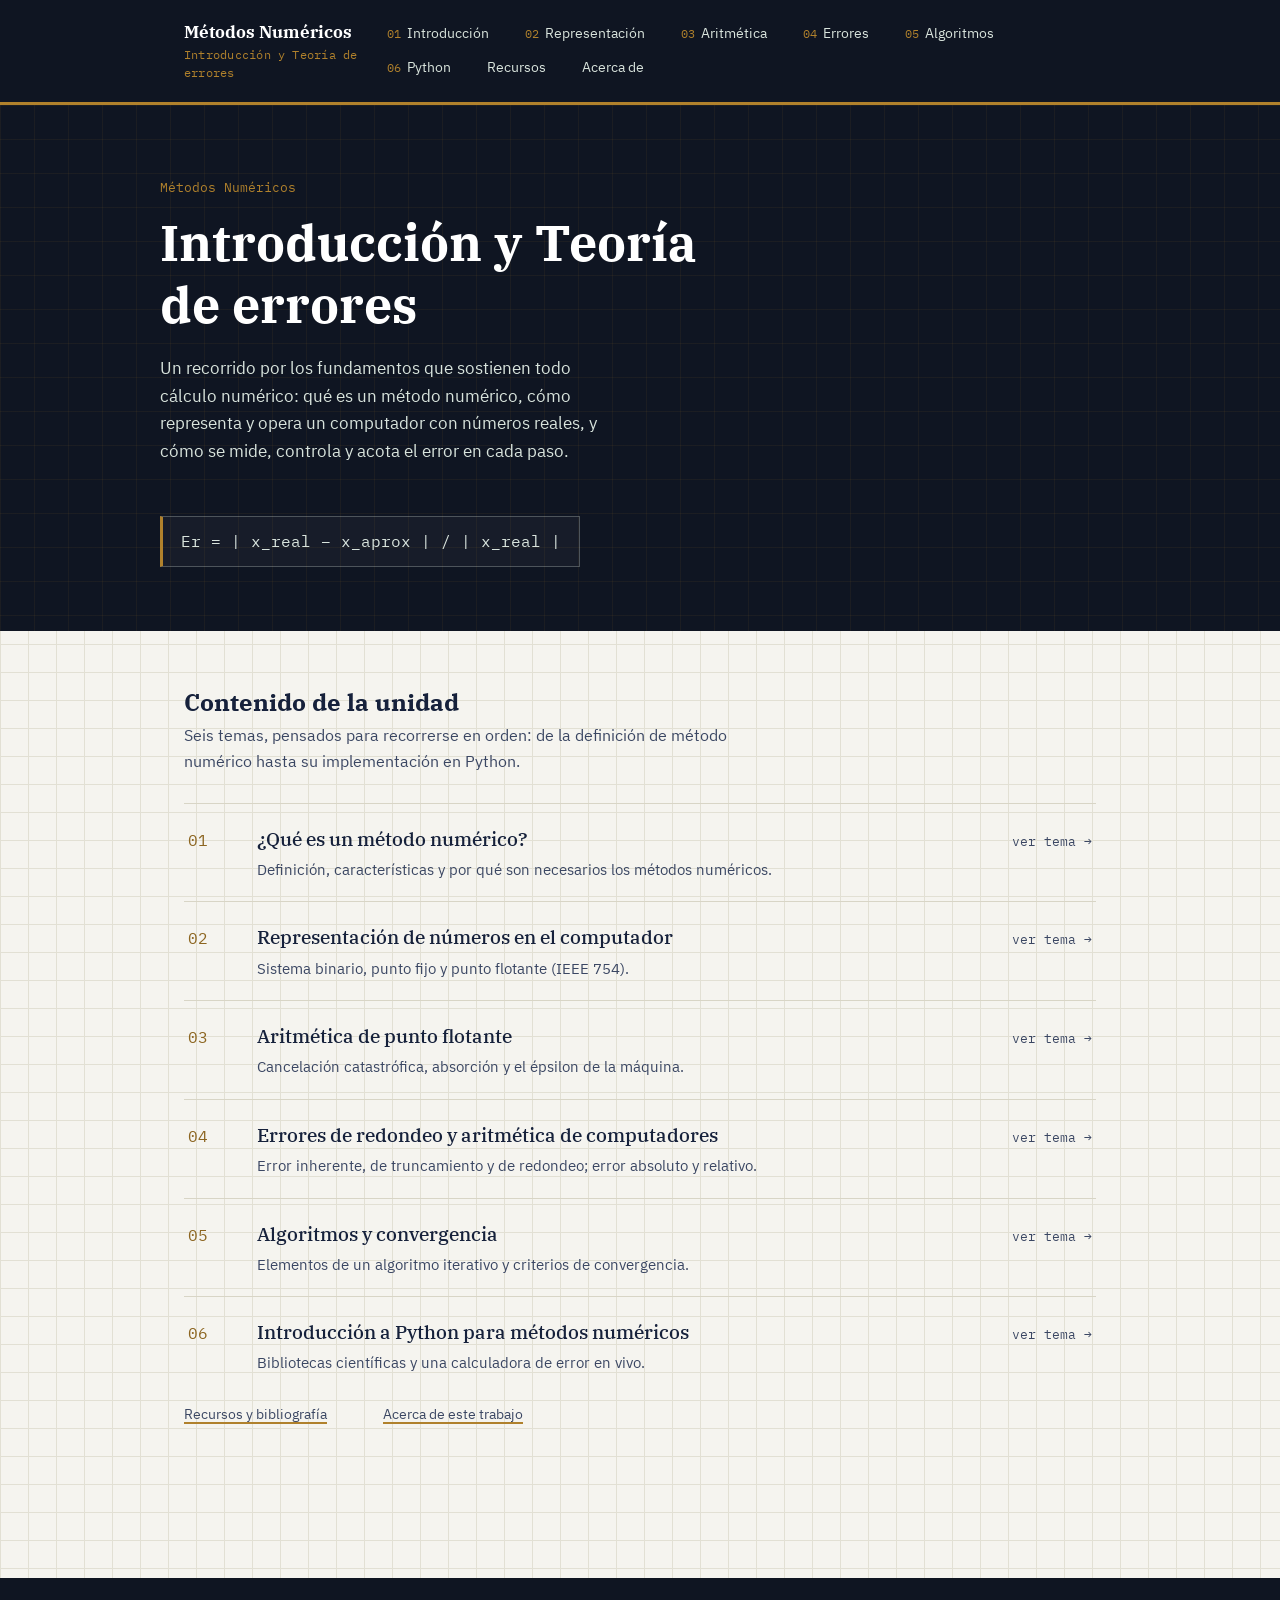
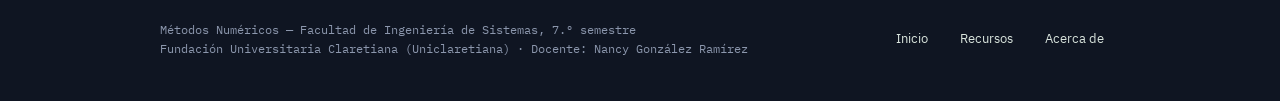
<file: index.html>
<!DOCTYPE html>
<html lang="es">
<head>
<meta charset="UTF-8">
<meta name="viewport" content="width=device-width, initial-scale=1.0">
<title>Inicio · Métodos Numéricos</title>
<meta name="description" content="Sitio de la unidad Introducción y Teoría de errores, asignatura Métodos Numéricos.">

<link rel="stylesheet" href="assets/css/styles.css">
</head>
<body>
<header class="site-header">
  <div class="header-inner">
    <a class="brand" href="index.html">
      <strong>Métodos Numéricos</strong>
      <span>Introducción y Teoría de errores</span>
    </a>
    <button class="nav-toggle" aria-expanded="false" aria-label="Abrir menú">Menú ≡</button>
    <nav class="main-nav">
      <a href="introduccion/index.html" class=""><span class="num">01</span>Introducción</a>
      <a href="representacion-numeros/index.html" class=""><span class="num">02</span>Representación</a>
      <a href="aritmetica-punto-flotante/index.html" class=""><span class="num">03</span>Aritmética</a>
      <a href="errores-redondeo/index.html" class=""><span class="num">04</span>Errores</a>
      <a href="algoritmos-convergencia/index.html" class=""><span class="num">05</span>Algoritmos</a>
      <a href="python-metodos-numericos/index.html" class=""><span class="num">06</span>Python</a>
      <a href="recursos/index.html" class="">Recursos</a>
      <a href="acerca-de/index.html" class="">Acerca de</a>
    </nav>
  </div>
</header>

<section class="hero">
  <div class="hero-inner">
    <p class="eyebrow">Métodos Numéricos</p>
    <h1>Introducción y Teoría de errores</h1>
    <p class="lead">Un recorrido por los fundamentos que sostienen todo cálculo numérico: qué es un método numérico, cómo representa y opera un computador con números reales, y cómo se mide, controla y acota el error en cada paso.</p>
    <div class="formula">Er = | x_real − x_aprox | / | x_real |</div>
  </div>
</section>

<section class="topic-index">
  <h2>Contenido de la unidad</h2>
  <p class="section-note">Seis temas, pensados para recorrerse en orden: de la definición de método numérico hasta su implementación en Python.</p>
  <a class="topic-row" href="introduccion/index.html">
      <span class="idx">01</span>
      <span>
        <span class="t-title">¿Qué es un método numérico?</span>
        <span class="t-desc">Definición, características y por qué son necesarios los métodos numéricos.</span>
      </span>
      <span class="go">ver tema →</span>
    </a>
    <a class="topic-row" href="representacion-numeros/index.html">
      <span class="idx">02</span>
      <span>
        <span class="t-title">Representación de números en el computador</span>
        <span class="t-desc">Sistema binario, punto fijo y punto flotante (IEEE 754).</span>
      </span>
      <span class="go">ver tema →</span>
    </a>
    <a class="topic-row" href="aritmetica-punto-flotante/index.html">
      <span class="idx">03</span>
      <span>
        <span class="t-title">Aritmética de punto flotante</span>
        <span class="t-desc">Cancelación catastrófica, absorción y el épsilon de la máquina.</span>
      </span>
      <span class="go">ver tema →</span>
    </a>
    <a class="topic-row" href="errores-redondeo/index.html">
      <span class="idx">04</span>
      <span>
        <span class="t-title">Errores de redondeo y aritmética de computadores</span>
        <span class="t-desc">Error inherente, de truncamiento y de redondeo; error absoluto y relativo.</span>
      </span>
      <span class="go">ver tema →</span>
    </a>
    <a class="topic-row" href="algoritmos-convergencia/index.html">
      <span class="idx">05</span>
      <span>
        <span class="t-title">Algoritmos y convergencia</span>
        <span class="t-desc">Elementos de un algoritmo iterativo y criterios de convergencia.</span>
      </span>
      <span class="go">ver tema →</span>
    </a>
    <a class="topic-row" href="python-metodos-numericos/index.html">
      <span class="idx">06</span>
      <span>
        <span class="t-title">Introducción a Python para métodos numéricos</span>
        <span class="t-desc">Bibliotecas científicas y una calculadora de error en vivo.</span>
      </span>
      <span class="go">ver tema →</span>
    </a>
  <p class="mini-links">
    <a href="recursos/index.html">Recursos y bibliografía</a>
    <a href="acerca-de/index.html">Acerca de este trabajo</a>
  </p>
</section>

<footer class="site-footer">
  <div class="footer-inner">
    <p class="fmeta">Métodos Numéricos — Facultad de Ingeniería de Sistemas, 7.º semestre<br>Fundación Universitaria Claretiana (Uniclaretiana) · Docente: Nancy González Ramírez</p>
    <nav>
      <a href="index.html">Inicio</a>
      <a href="recursos/index.html">Recursos</a>
      <a href="acerca-de/index.html">Acerca de</a>
    </nav>
  </div>
</footer>
<script src="assets/js/main.js"></script>
</body>
</html>
</file>
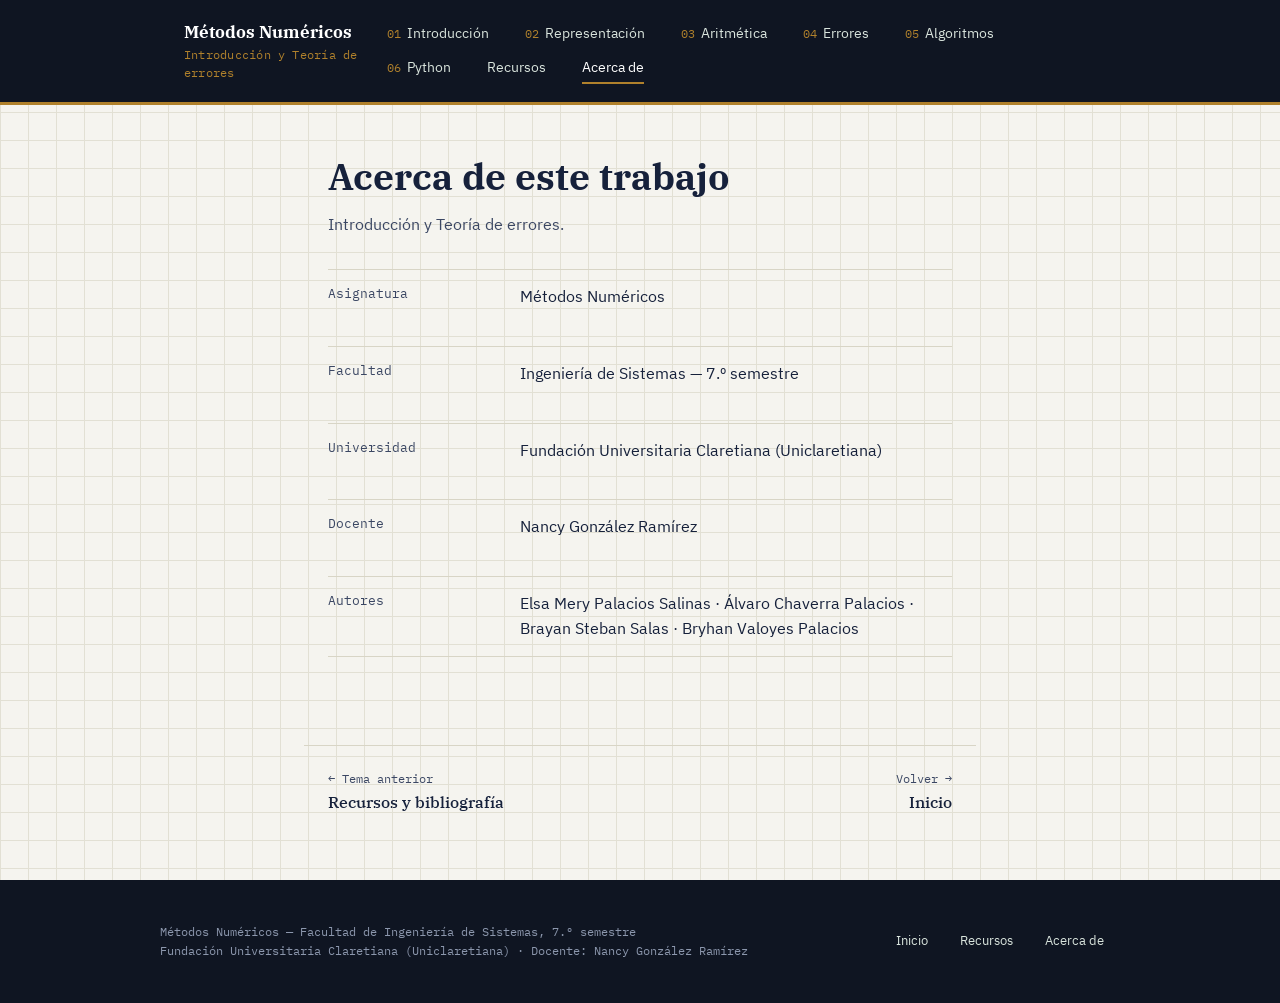
<file: acerca-de/index.html>
<!DOCTYPE html>
<html lang="es">
<head>
<meta charset="UTF-8">
<meta name="viewport" content="width=device-width, initial-scale=1.0">
<title>Acerca de · Métodos Numéricos</title>
<meta name="description" content="Información del curso, docente y autores de este trabajo.">

<link rel="stylesheet" href="../assets/css/styles.css">
</head>
<body>
<header class="site-header">
  <div class="header-inner">
    <a class="brand" href="../index.html">
      <strong>Métodos Numéricos</strong>
      <span>Introducción y Teoría de errores</span>
    </a>
    <button class="nav-toggle" aria-expanded="false" aria-label="Abrir menú">Menú ≡</button>
    <nav class="main-nav">
      <a href="../introduccion/index.html" class=""><span class="num">01</span>Introducción</a>
      <a href="../representacion-numeros/index.html" class=""><span class="num">02</span>Representación</a>
      <a href="../aritmetica-punto-flotante/index.html" class=""><span class="num">03</span>Aritmética</a>
      <a href="../errores-redondeo/index.html" class=""><span class="num">04</span>Errores</a>
      <a href="../algoritmos-convergencia/index.html" class=""><span class="num">05</span>Algoritmos</a>
      <a href="../python-metodos-numericos/index.html" class=""><span class="num">06</span>Python</a>
      <a href="../recursos/index.html" class="">Recursos</a>
      <a href="../acerca-de/index.html" class="active">Acerca de</a>
    </nav>
  </div>
</header>

<div class="page-head">
  <!-- <p class="kicker">Información del curso</p> -- IGNORE --->
  <h1>Acerca de este trabajo</h1>
  <p class="dek">Introducción y Teoría de errores.</p>
</div>

<dl class="info-grid">
  <div class="row"><dt>Asignatura</dt><dd>Métodos Numéricos</dd></div>
  <div class="row"><dt>Facultad</dt><dd>Ingeniería de Sistemas — 7.º semestre</dd></div>
  <div class="row"><dt>Universidad</dt><dd>Fundación Universitaria Claretiana (Uniclaretiana)</dd></div>
  <div class="row"><dt>Docente</dt><dd>Nancy González Ramírez</dd></div>
  <div class="row"><dt>Autores</dt><dd>Elsa Mery Palacios Salinas · Álvaro Chaverra Palacios · Brayan Steban Salas · Bryhan Valoyes Palacios</dd></div>
</dl>

<nav class="page-nav">
  <a href="../recursos/index.html"><span class="dir">← Tema anterior</span><span class="ttl">Recursos y bibliografía</span></a>
  <a class="next" href="../index.html"><span class="dir">Volver →</span><span class="ttl">Inicio</span></a>
</nav>

<footer class="site-footer">
  <div class="footer-inner">
    <p class="fmeta">Métodos Numéricos — Facultad de Ingeniería de Sistemas, 7.º semestre<br>Fundación Universitaria Claretiana (Uniclaretiana) · Docente: Nancy González Ramírez</p>
    <nav>
      <a href="../index.html">Inicio</a>
      <a href="../recursos/index.html">Recursos</a>
      <a href="../acerca-de/index.html">Acerca de</a>
    </nav>
  </div>
</footer>
<script src="../assets/js/main.js"></script>
</body>
</html>
</file>
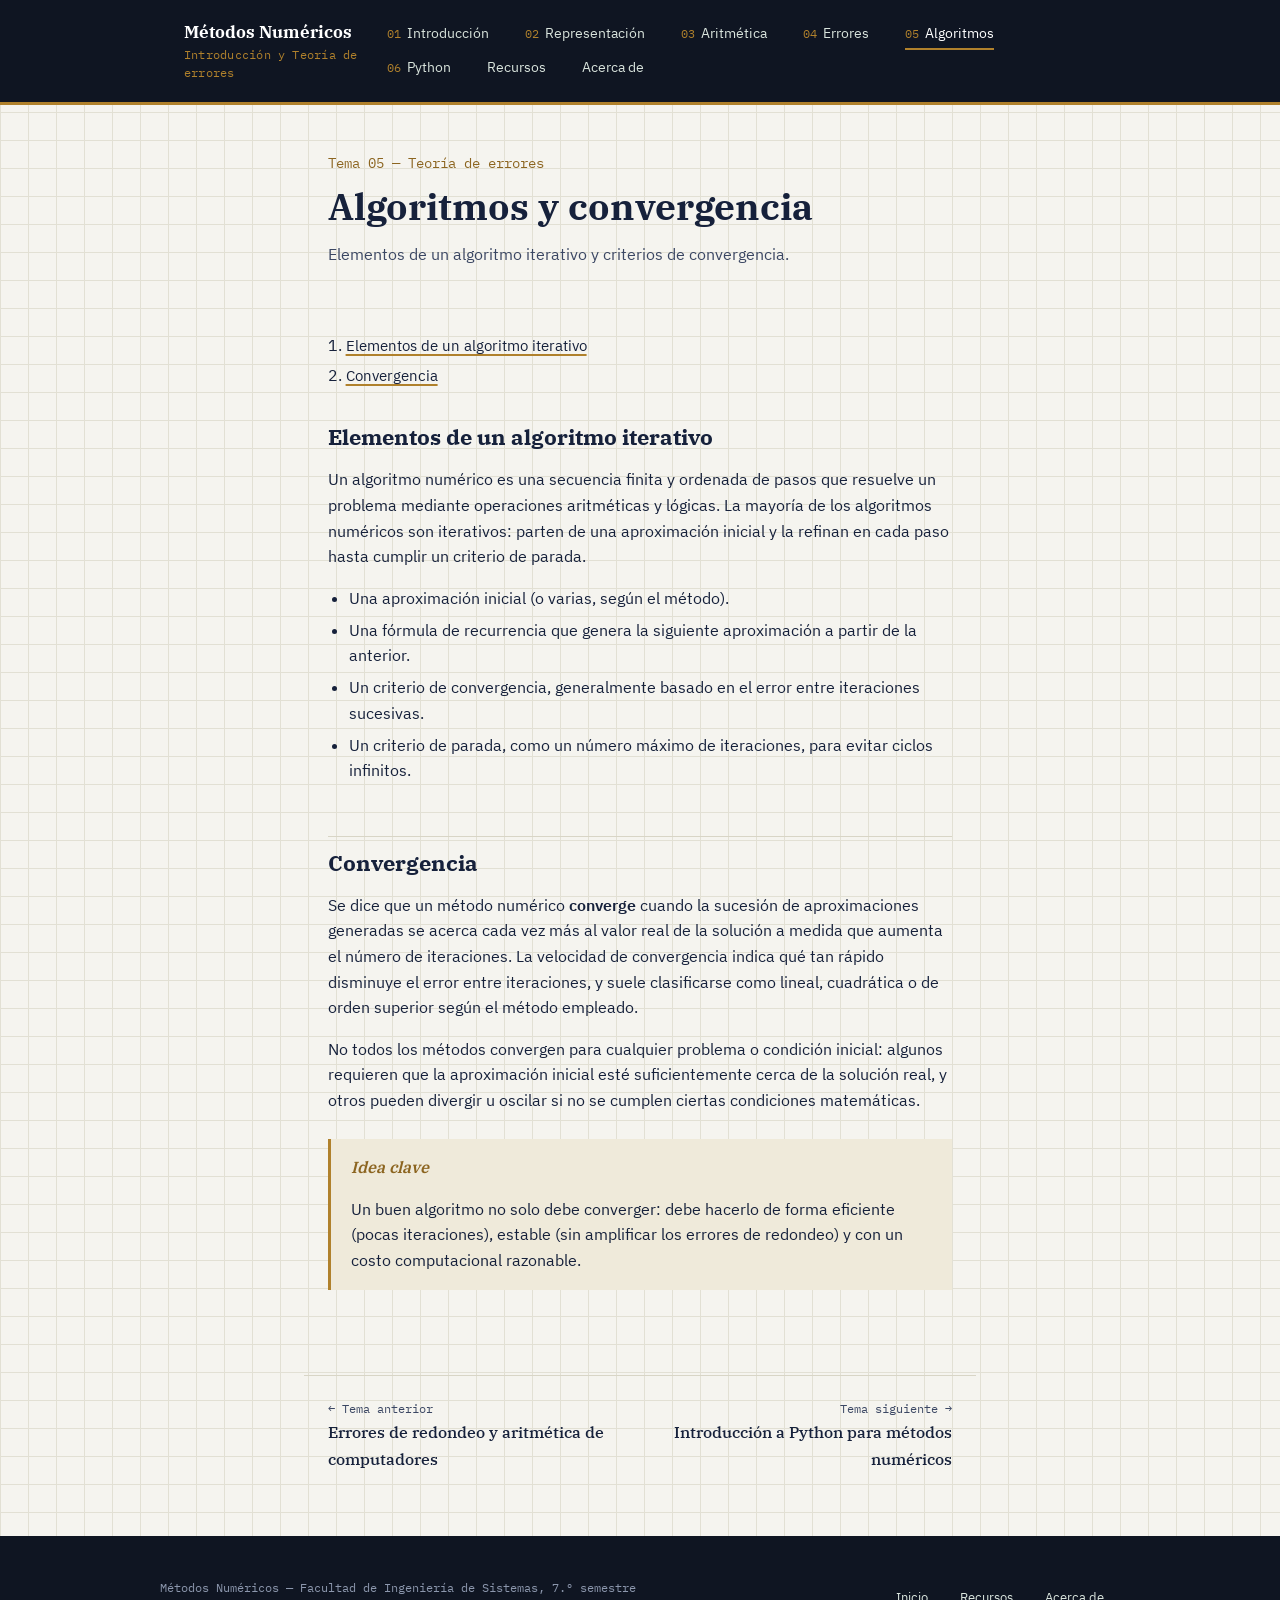
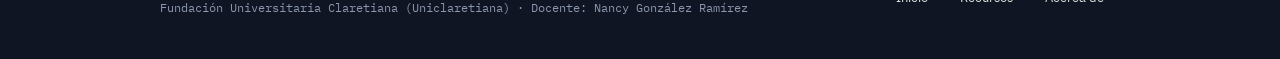
<file: algoritmos-convergencia/index.html>
<!DOCTYPE html>
<html lang="es">
<head>
<meta charset="UTF-8">
<meta name="viewport" content="width=device-width, initial-scale=1.0">
<title>Algoritmos y convergencia · Métodos Numéricos</title>
<meta name="description" content="Elementos de un algoritmo iterativo y criterios de convergencia.">

<link rel="stylesheet" href="../assets/css/styles.css">
</head>
<body>
<header class="site-header">
  <div class="header-inner">
    <a class="brand" href="../index.html">
      <strong>Métodos Numéricos</strong>
      <span>Introducción y Teoría de errores</span>
    </a>
    <button class="nav-toggle" aria-expanded="false" aria-label="Abrir menú">Menú ≡</button>
    <nav class="main-nav">
      <a href="../introduccion/index.html" class=""><span class="num">01</span>Introducción</a>
      <a href="../representacion-numeros/index.html" class=""><span class="num">02</span>Representación</a>
      <a href="../aritmetica-punto-flotante/index.html" class=""><span class="num">03</span>Aritmética</a>
      <a href="../errores-redondeo/index.html" class=""><span class="num">04</span>Errores</a>
      <a href="../algoritmos-convergencia/index.html" class="active"><span class="num">05</span>Algoritmos</a>
      <a href="../python-metodos-numericos/index.html" class=""><span class="num">06</span>Python</a>
      <a href="../recursos/index.html" class="">Recursos</a>
      <a href="../acerca-de/index.html" class="">Acerca de</a>
    </nav>
  </div>
</header>

<div class="page-head">
  <p class="kicker">Tema 05 — Teoría de errores</p>
  <h1>Algoritmos y convergencia</h1>
  <p class="dek">Elementos de un algoritmo iterativo y criterios de convergencia.</p>
</div>

<nav class="toc" aria-label="Contenido de la página">
  <ol>
        <li><a href="#elementos">Elementos de un algoritmo iterativo</a></li>
        <li><a href="#convergencia">Convergencia</a></li>
  </ol>
</nav>

<article class="content">
  
    <h2 id="elementos">Elementos de un algoritmo iterativo</h2>
    <p>Un algoritmo numérico es una secuencia finita y ordenada de pasos que resuelve un problema mediante operaciones aritméticas y lógicas. La mayoría de los algoritmos numéricos son iterativos: parten de una aproximación inicial y la refinan en cada paso hasta cumplir un criterio de parada.</p>
    <ul>
      <li>Una aproximación inicial (o varias, según el método).</li>
      <li>Una fórmula de recurrencia que genera la siguiente aproximación a partir de la anterior.</li>
      <li>Un criterio de convergencia, generalmente basado en el error entre iteraciones sucesivas.</li>
      <li>Un criterio de parada, como un número máximo de iteraciones, para evitar ciclos infinitos.</li>
    </ul>

    <h2 id="convergencia">Convergencia</h2>
    <p>Se dice que un método numérico <strong>converge</strong> cuando la sucesión de aproximaciones generadas se acerca cada vez más al valor real de la solución a medida que aumenta el número de iteraciones. La velocidad de convergencia indica qué tan rápido disminuye el error entre iteraciones, y suele clasificarse como lineal, cuadrática o de orden superior según el método empleado.</p>
    <p>No todos los métodos convergen para cualquier problema o condición inicial: algunos requieren que la aproximación inicial esté suficientemente cerca de la solución real, y otros pueden divergir u oscilar si no se cumplen ciertas condiciones matemáticas.</p>

    <div class="callout">
      <p class="label">Idea clave</p>
      <p>Un buen algoritmo no solo debe converger: debe hacerlo de forma eficiente (pocas iteraciones), estable (sin amplificar los errores de redondeo) y con un costo computacional razonable.</p>
    </div>
</article>

<nav class="page-nav">
  <a href="../errores-redondeo/index.html"><span class="dir">← Tema anterior</span><span class="ttl">Errores de redondeo y aritmética de computadores</span></a>
  <a class="next" href="../python-metodos-numericos/index.html"><span class="dir">Tema siguiente →</span><span class="ttl">Introducción a Python para métodos numéricos</span></a>
</nav>

<footer class="site-footer">
  <div class="footer-inner">
    <p class="fmeta">Métodos Numéricos — Facultad de Ingeniería de Sistemas, 7.º semestre<br>Fundación Universitaria Claretiana (Uniclaretiana) · Docente: Nancy González Ramírez</p>
    <nav>
      <a href="../index.html">Inicio</a>
      <a href="../recursos/index.html">Recursos</a>
      <a href="../acerca-de/index.html">Acerca de</a>
    </nav>
  </div>
</footer>
<script src="../assets/js/main.js"></script>
</body>
</html>
</file>
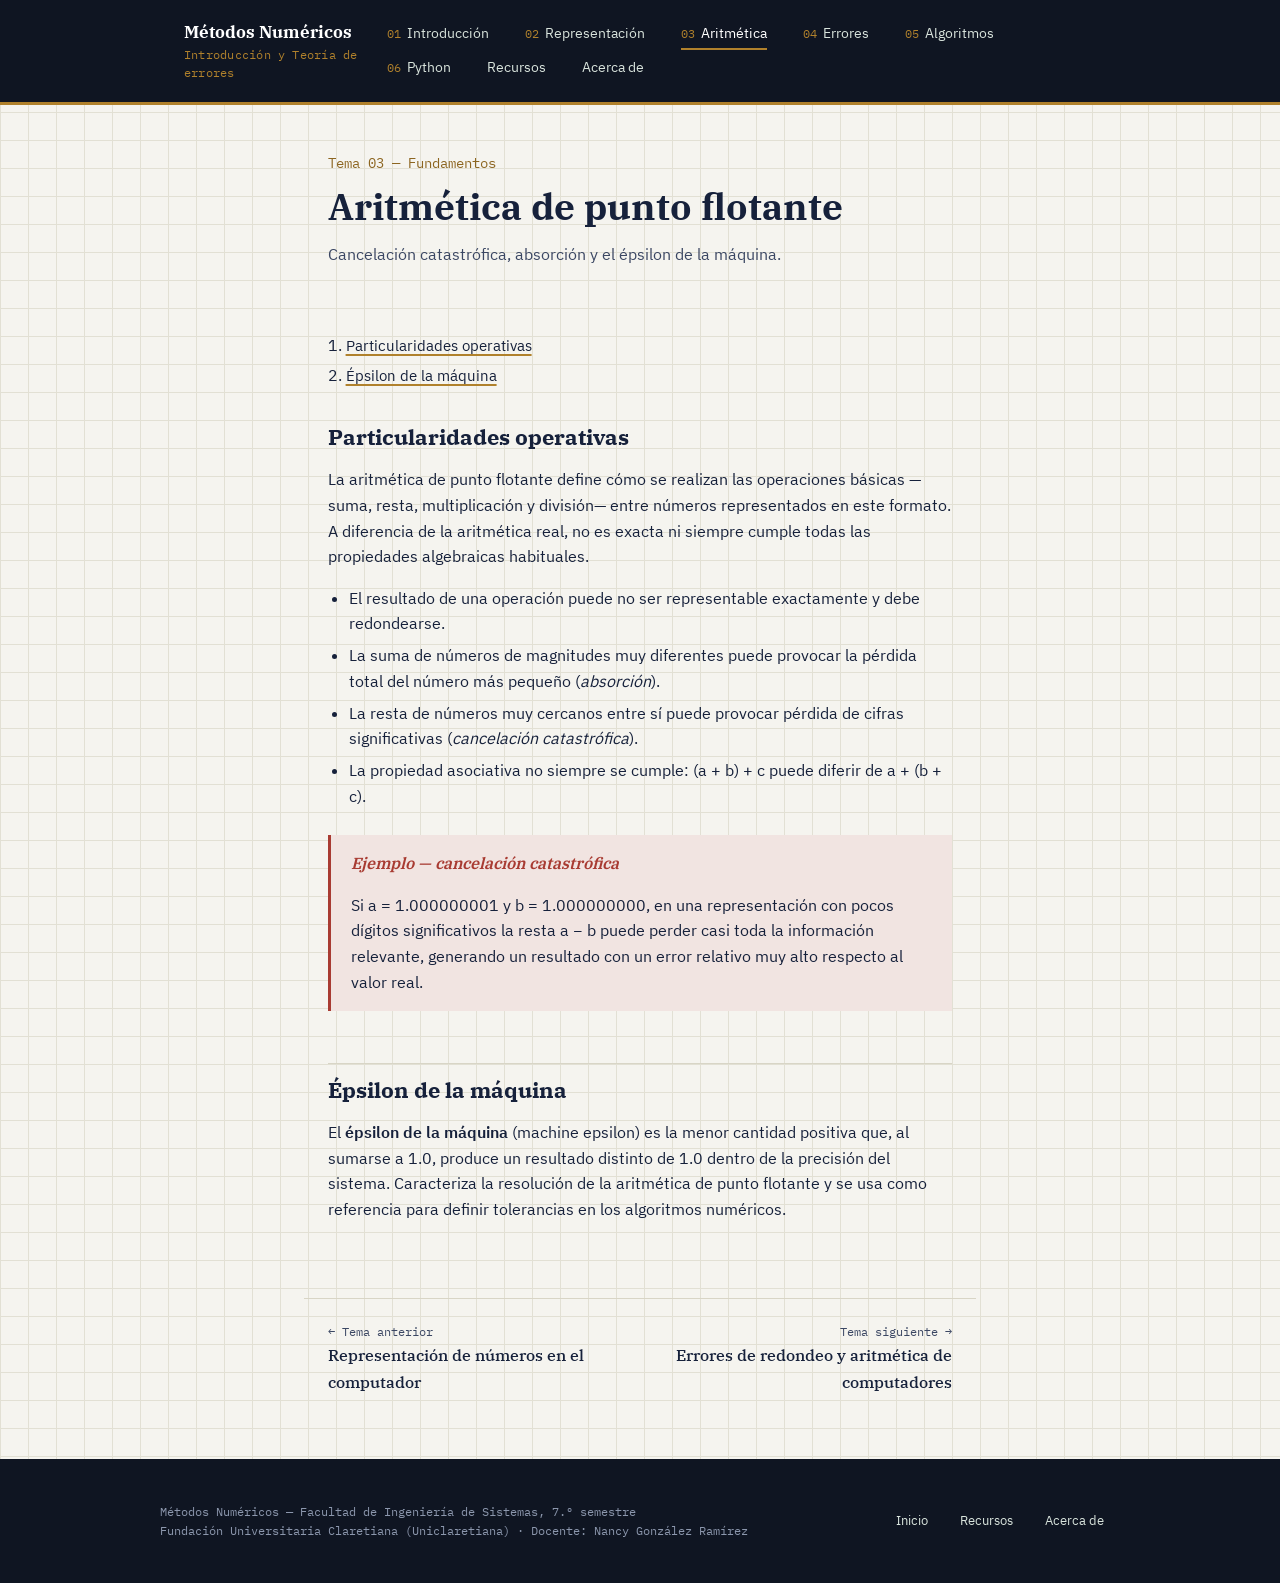
<file: aritmetica-punto-flotante/index.html>
<!DOCTYPE html>
<html lang="es">
<head>
<meta charset="UTF-8">
<meta name="viewport" content="width=device-width, initial-scale=1.0">
<title>Aritmética de punto flotante · Métodos Numéricos</title>
<meta name="description" content="Cancelación catastrófica, absorción y el épsilon de la máquina.">

<link rel="stylesheet" href="../assets/css/styles.css">
</head>
<body>
<header class="site-header">
  <div class="header-inner">
    <a class="brand" href="../index.html">
      <strong>Métodos Numéricos</strong>
      <span>Introducción y Teoría de errores</span>
    </a>
    <button class="nav-toggle" aria-expanded="false" aria-label="Abrir menú">Menú ≡</button>
    <nav class="main-nav">
      <a href="../introduccion/index.html" class=""><span class="num">01</span>Introducción</a>
      <a href="../representacion-numeros/index.html" class=""><span class="num">02</span>Representación</a>
      <a href="../aritmetica-punto-flotante/index.html" class="active"><span class="num">03</span>Aritmética</a>
      <a href="../errores-redondeo/index.html" class=""><span class="num">04</span>Errores</a>
      <a href="../algoritmos-convergencia/index.html" class=""><span class="num">05</span>Algoritmos</a>
      <a href="../python-metodos-numericos/index.html" class=""><span class="num">06</span>Python</a>
      <a href="../recursos/index.html" class="">Recursos</a>
      <a href="../acerca-de/index.html" class="">Acerca de</a>
    </nav>
  </div>
</header>

<div class="page-head">
  <p class="kicker">Tema 03 — Fundamentos</p>
  <h1>Aritmética de punto flotante</h1>
  <p class="dek">Cancelación catastrófica, absorción y el épsilon de la máquina.</p>
</div>

<nav class="toc" aria-label="Contenido de la página">
  <ol>
        <li><a href="#particularidades">Particularidades operativas</a></li>
        <li><a href="#epsilon">Épsilon de la máquina</a></li>
  </ol>
</nav>

<article class="content">
  
    <h2 id="particularidades">Particularidades operativas</h2>
    <p>La aritmética de punto flotante define cómo se realizan las operaciones básicas —suma, resta, multiplicación y división— entre números representados en este formato. A diferencia de la aritmética real, no es exacta ni siempre cumple todas las propiedades algebraicas habituales.</p>
    <ul>
      <li>El resultado de una operación puede no ser representable exactamente y debe redondearse.</li>
      <li>La suma de números de magnitudes muy diferentes puede provocar la pérdida total del número más pequeño (<em>absorción</em>).</li>
      <li>La resta de números muy cercanos entre sí puede provocar pérdida de cifras significativas (<em>cancelación catastrófica</em>).</li>
      <li>La propiedad asociativa no siempre se cumple: (a + b) + c puede diferir de a + (b + c).</li>
    </ul>

    <div class="callout error">
      <p class="label">Ejemplo — cancelación catastrófica</p>
      <p>Si a = 1.000000001 y b = 1.000000000, en una representación con pocos dígitos significativos la resta a − b puede perder casi toda la información relevante, generando un resultado con un error relativo muy alto respecto al valor real.</p>
    </div>

    <h2 id="epsilon">Épsilon de la máquina</h2>
    <p>El <strong>épsilon de la máquina</strong> (machine epsilon) es la menor cantidad positiva que, al sumarse a 1.0, produce un resultado distinto de 1.0 dentro de la precisión del sistema. Caracteriza la resolución de la aritmética de punto flotante y se usa como referencia para definir tolerancias en los algoritmos numéricos.</p>
</article>

<nav class="page-nav">
  <a href="../representacion-numeros/index.html"><span class="dir">← Tema anterior</span><span class="ttl">Representación de números en el computador</span></a>
  <a class="next" href="../errores-redondeo/index.html"><span class="dir">Tema siguiente →</span><span class="ttl">Errores de redondeo y aritmética de computadores</span></a>
</nav>

<footer class="site-footer">
  <div class="footer-inner">
    <p class="fmeta">Métodos Numéricos — Facultad de Ingeniería de Sistemas, 7.º semestre<br>Fundación Universitaria Claretiana (Uniclaretiana) · Docente: Nancy González Ramírez</p>
    <nav>
      <a href="../index.html">Inicio</a>
      <a href="../recursos/index.html">Recursos</a>
      <a href="../acerca-de/index.html">Acerca de</a>
    </nav>
  </div>
</footer>
<script src="../assets/js/main.js"></script>
</body>
</html>
</file>
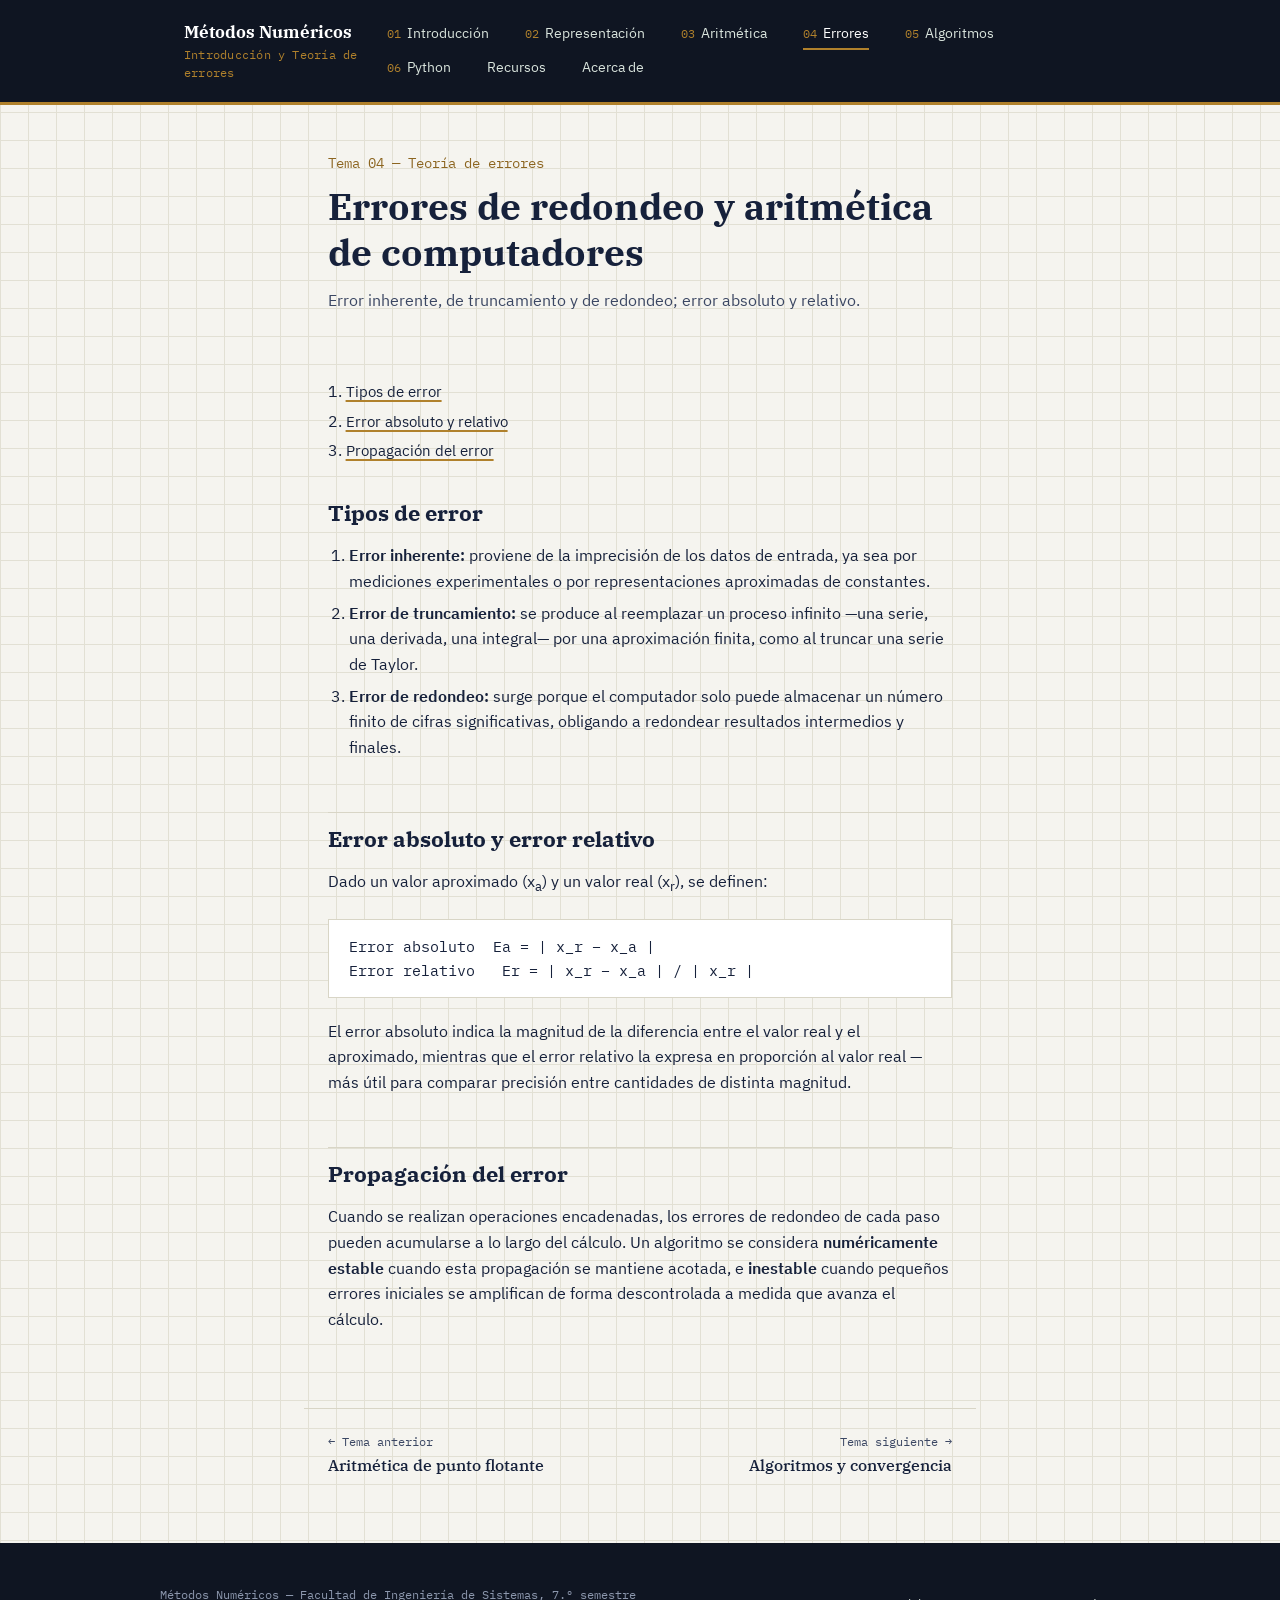
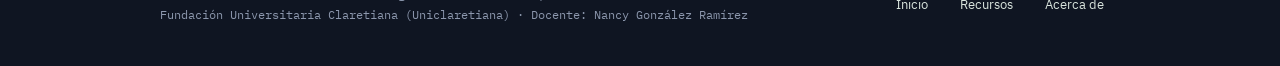
<file: errores-redondeo/index.html>
<!DOCTYPE html>
<html lang="es">
<head>
<meta charset="UTF-8">
<meta name="viewport" content="width=device-width, initial-scale=1.0">
<title>Errores de redondeo y aritmética de computadores · Métodos Numéricos</title>
<meta name="description" content="Error inherente, de truncamiento y de redondeo; error absoluto y relativo.">

<link rel="stylesheet" href="../assets/css/styles.css">
</head>
<body>
<header class="site-header">
  <div class="header-inner">
    <a class="brand" href="../index.html">
      <strong>Métodos Numéricos</strong>
      <span>Introducción y Teoría de errores</span>
    </a>
    <button class="nav-toggle" aria-expanded="false" aria-label="Abrir menú">Menú ≡</button>
    <nav class="main-nav">
      <a href="../introduccion/index.html" class=""><span class="num">01</span>Introducción</a>
      <a href="../representacion-numeros/index.html" class=""><span class="num">02</span>Representación</a>
      <a href="../aritmetica-punto-flotante/index.html" class=""><span class="num">03</span>Aritmética</a>
      <a href="../errores-redondeo/index.html" class="active"><span class="num">04</span>Errores</a>
      <a href="../algoritmos-convergencia/index.html" class=""><span class="num">05</span>Algoritmos</a>
      <a href="../python-metodos-numericos/index.html" class=""><span class="num">06</span>Python</a>
      <a href="../recursos/index.html" class="">Recursos</a>
      <a href="../acerca-de/index.html" class="">Acerca de</a>
    </nav>
  </div>
</header>

<div class="page-head">
  <p class="kicker">Tema 04 — Teoría de errores</p>
  <h1>Errores de redondeo y aritmética de computadores</h1>
  <p class="dek">Error inherente, de truncamiento y de redondeo; error absoluto y relativo.</p>
</div>

<nav class="toc" aria-label="Contenido de la página">
  <ol>
        <li><a href="#tipos">Tipos de error</a></li>
        <li><a href="#medidas">Error absoluto y relativo</a></li>
        <li><a href="#propagacion">Propagación del error</a></li>
  </ol>
</nav>

<article class="content">
  
    <h2 id="tipos">Tipos de error</h2>
    <ol class="decimal">
      <li><strong>Error inherente:</strong> proviene de la imprecisión de los datos de entrada, ya sea por mediciones experimentales o por representaciones aproximadas de constantes.</li>
      <li><strong>Error de truncamiento:</strong> se produce al reemplazar un proceso infinito —una serie, una derivada, una integral— por una aproximación finita, como al truncar una serie de Taylor.</li>
      <li><strong>Error de redondeo:</strong> surge porque el computador solo puede almacenar un número finito de cifras significativas, obligando a redondear resultados intermedios y finales.</li>
    </ol>

    <h2 id="medidas">Error absoluto y error relativo</h2>
    <p>Dado un valor aproximado (x<sub>a</sub>) y un valor real (x<sub>r</sub>), se definen:</p>
    <div class="formula-block">
      Error absoluto&nbsp; Ea = | x_r − x_a |<br>
      Error relativo&nbsp;&nbsp; Er = | x_r − x_a | / | x_r |
    </div>
    <p>El error absoluto indica la magnitud de la diferencia entre el valor real y el aproximado, mientras que el error relativo la expresa en proporción al valor real — más útil para comparar precisión entre cantidades de distinta magnitud.</p>

    <h2 id="propagacion">Propagación del error</h2>
    <p>Cuando se realizan operaciones encadenadas, los errores de redondeo de cada paso pueden acumularse a lo largo del cálculo. Un algoritmo se considera <strong>numéricamente estable</strong> cuando esta propagación se mantiene acotada, e <strong>inestable</strong> cuando pequeños errores iniciales se amplifican de forma descontrolada a medida que avanza el cálculo.</p>
</article>

<nav class="page-nav">
  <a href="../aritmetica-punto-flotante/index.html"><span class="dir">← Tema anterior</span><span class="ttl">Aritmética de punto flotante</span></a>
  <a class="next" href="../algoritmos-convergencia/index.html"><span class="dir">Tema siguiente →</span><span class="ttl">Algoritmos y convergencia</span></a>
</nav>

<footer class="site-footer">
  <div class="footer-inner">
    <p class="fmeta">Métodos Numéricos — Facultad de Ingeniería de Sistemas, 7.º semestre<br>Fundación Universitaria Claretiana (Uniclaretiana) · Docente: Nancy González Ramírez</p>
    <nav>
      <a href="../index.html">Inicio</a>
      <a href="../recursos/index.html">Recursos</a>
      <a href="../acerca-de/index.html">Acerca de</a>
    </nav>
  </div>
</footer>
<script src="../assets/js/main.js"></script>
</body>
</html>
</file>
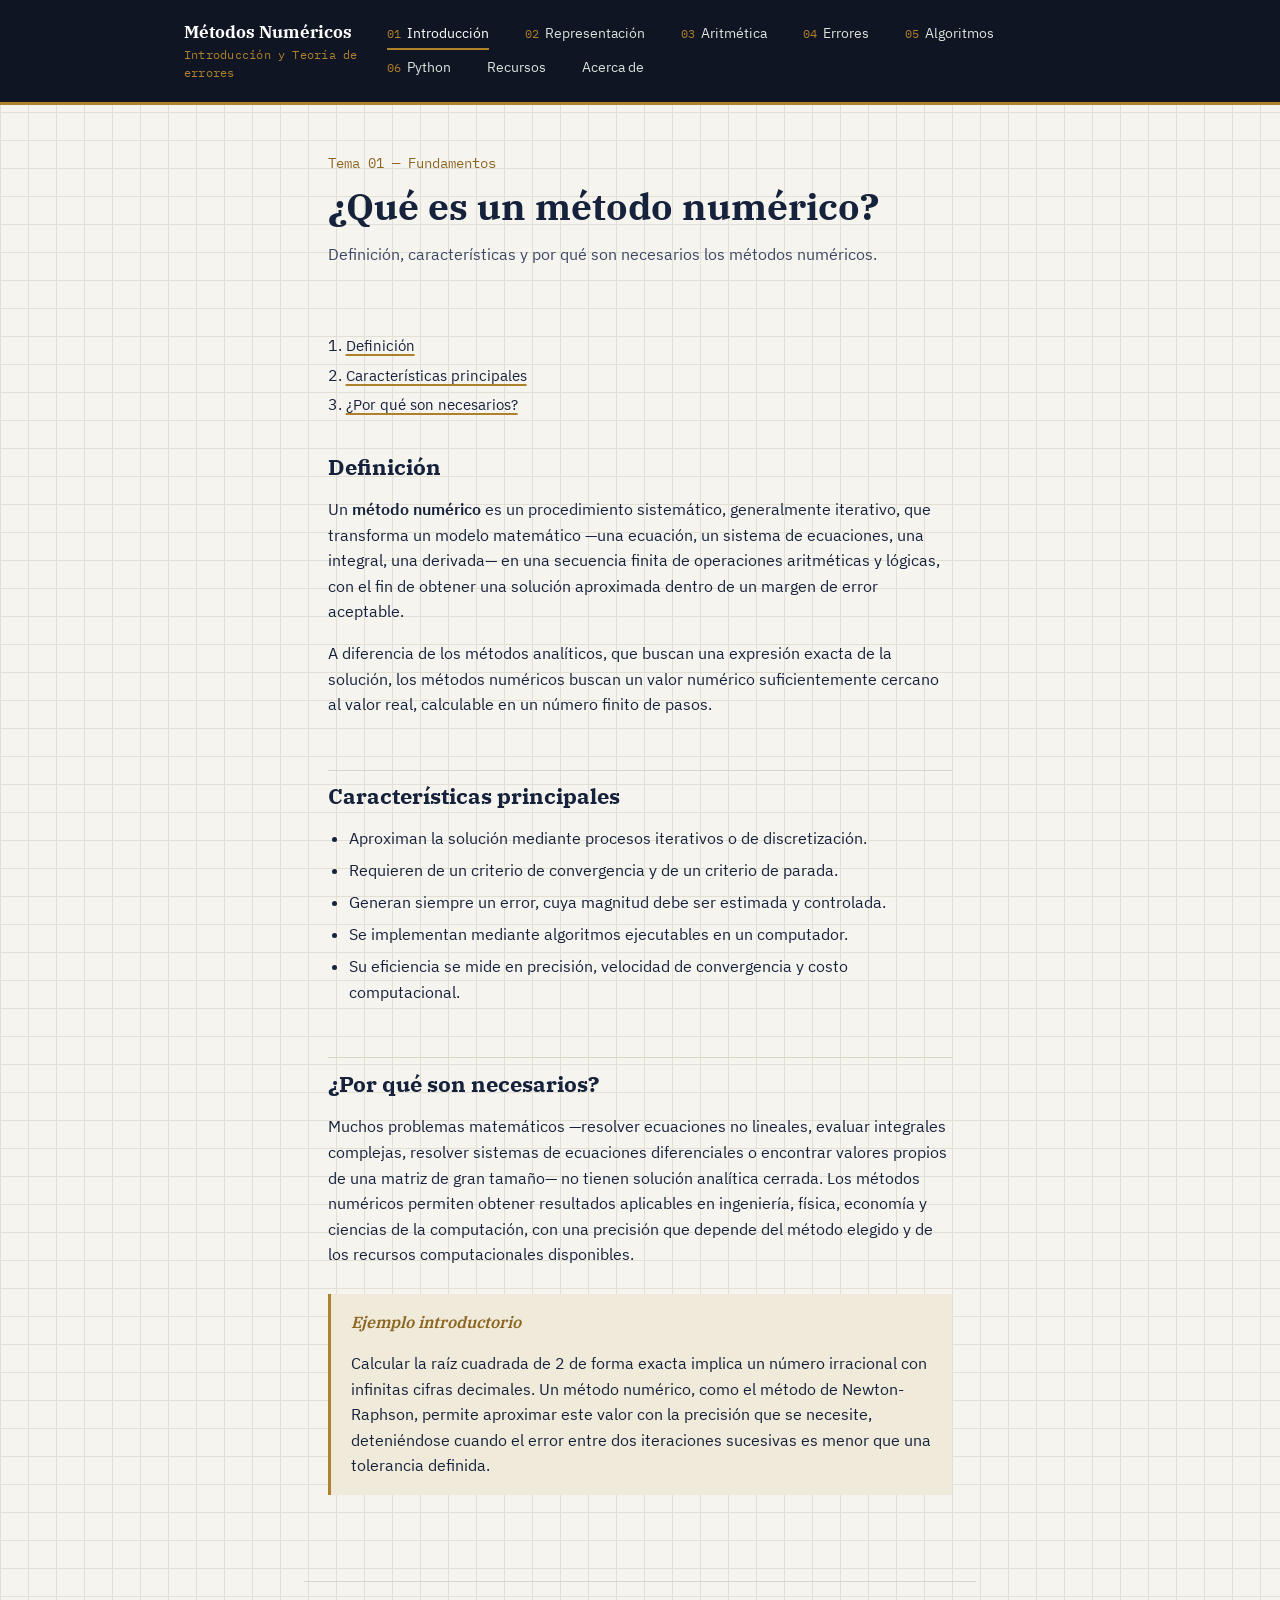
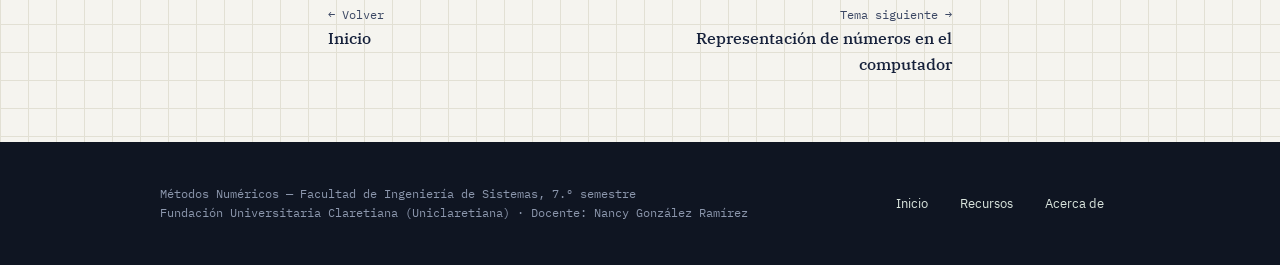
<file: introduccion/index.html>
<!DOCTYPE html>
<html lang="es">
<head>
<meta charset="UTF-8">
<meta name="viewport" content="width=device-width, initial-scale=1.0">
<title>¿Qué es un método numérico? · Métodos Numéricos</title>
<meta name="description" content="Definición, características y por qué son necesarios los métodos numéricos.">

<link rel="stylesheet" href="../assets/css/styles.css">
</head>
<body>
<header class="site-header">
  <div class="header-inner">
    <a class="brand" href="../index.html">
      <strong>Métodos Numéricos</strong>
      <span>Introducción y Teoría de errores</span>
    </a>
    <button class="nav-toggle" aria-expanded="false" aria-label="Abrir menú">Menú ≡</button>
    <nav class="main-nav">
      <a href="../introduccion/index.html" class="active"><span class="num">01</span>Introducción</a>
      <a href="../representacion-numeros/index.html" class=""><span class="num">02</span>Representación</a>
      <a href="../aritmetica-punto-flotante/index.html" class=""><span class="num">03</span>Aritmética</a>
      <a href="../errores-redondeo/index.html" class=""><span class="num">04</span>Errores</a>
      <a href="../algoritmos-convergencia/index.html" class=""><span class="num">05</span>Algoritmos</a>
      <a href="../python-metodos-numericos/index.html" class=""><span class="num">06</span>Python</a>
      <a href="../recursos/index.html" class="">Recursos</a>
      <a href="../acerca-de/index.html" class="">Acerca de</a>
    </nav>
  </div>
</header>

<div class="page-head">
  <p class="kicker">Tema 01 — Fundamentos</p>
  <h1>¿Qué es un método numérico?</h1>
  <p class="dek">Definición, características y por qué son necesarios los métodos numéricos.</p>
</div>

<nav class="toc" aria-label="Contenido de la página">
  <ol>
        <li><a href="#definicion">Definición</a></li>
        <li><a href="#caracteristicas">Características principales</a></li>
        <li><a href="#necesidad">¿Por qué son necesarios?</a></li>
  </ol>
</nav>

<article class="content">
  
    <h2 id="definicion">Definición</h2>
    <p>Un <strong>método numérico</strong> es un procedimiento sistemático, generalmente iterativo, que transforma un modelo matemático —una ecuación, un sistema de ecuaciones, una integral, una derivada— en una secuencia finita de operaciones aritméticas y lógicas, con el fin de obtener una solución aproximada dentro de un margen de error aceptable.</p>
    <p>A diferencia de los métodos analíticos, que buscan una expresión exacta de la solución, los métodos numéricos buscan un valor numérico suficientemente cercano al valor real, calculable en un número finito de pasos.</p>

    <h2 id="caracteristicas">Características principales</h2>
    <ul>
      <li>Aproximan la solución mediante procesos iterativos o de discretización.</li>
      <li>Requieren de un criterio de convergencia y de un criterio de parada.</li>
      <li>Generan siempre un error, cuya magnitud debe ser estimada y controlada.</li>
      <li>Se implementan mediante algoritmos ejecutables en un computador.</li>
      <li>Su eficiencia se mide en precisión, velocidad de convergencia y costo computacional.</li>
    </ul>

    <h2 id="necesidad">¿Por qué son necesarios?</h2>
    <p>Muchos problemas matemáticos —resolver ecuaciones no lineales, evaluar integrales complejas, resolver sistemas de ecuaciones diferenciales o encontrar valores propios de una matriz de gran tamaño— no tienen solución analítica cerrada. Los métodos numéricos permiten obtener resultados aplicables en ingeniería, física, economía y ciencias de la computación, con una precisión que depende del método elegido y de los recursos computacionales disponibles.</p>

    <div class="callout">
      <p class="label">Ejemplo introductorio</p>
      <p>Calcular la raíz cuadrada de 2 de forma exacta implica un número irracional con infinitas cifras decimales. Un método numérico, como el método de Newton-Raphson, permite aproximar este valor con la precisión que se necesite, deteniéndose cuando el error entre dos iteraciones sucesivas es menor que una tolerancia definida.</p>
    </div>
</article>

<nav class="page-nav">
  <a href="../index.html"><span class="dir">← Volver</span><span class="ttl">Inicio</span></a>
  <a class="next" href="../representacion-numeros/index.html"><span class="dir">Tema siguiente →</span><span class="ttl">Representación de números en el computador</span></a>
</nav>

<footer class="site-footer">
  <div class="footer-inner">
    <p class="fmeta">Métodos Numéricos — Facultad de Ingeniería de Sistemas, 7.º semestre<br>Fundación Universitaria Claretiana (Uniclaretiana) · Docente: Nancy González Ramírez</p>
    <nav>
      <a href="../index.html">Inicio</a>
      <a href="../recursos/index.html">Recursos</a>
      <a href="../acerca-de/index.html">Acerca de</a>
    </nav>
  </div>
</footer>
<script src="../assets/js/main.js"></script>
</body>
</html>
</file>
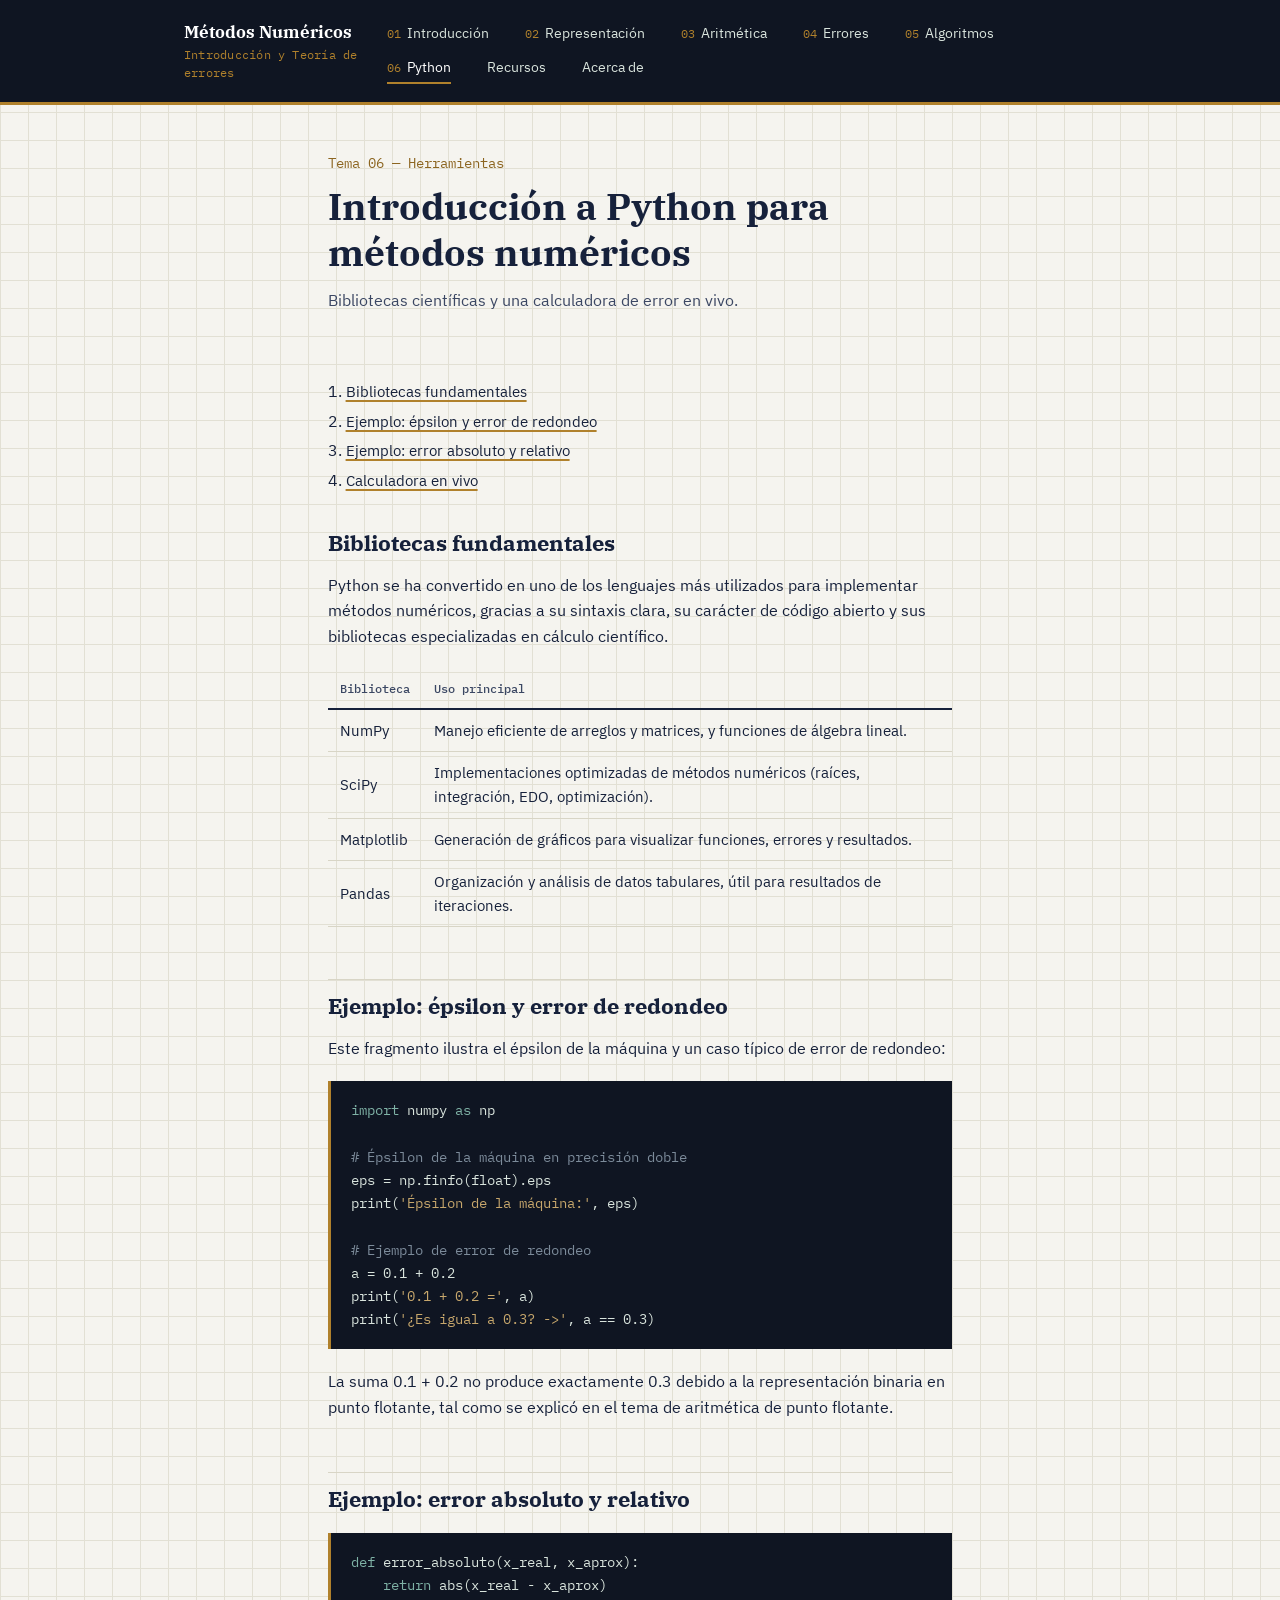
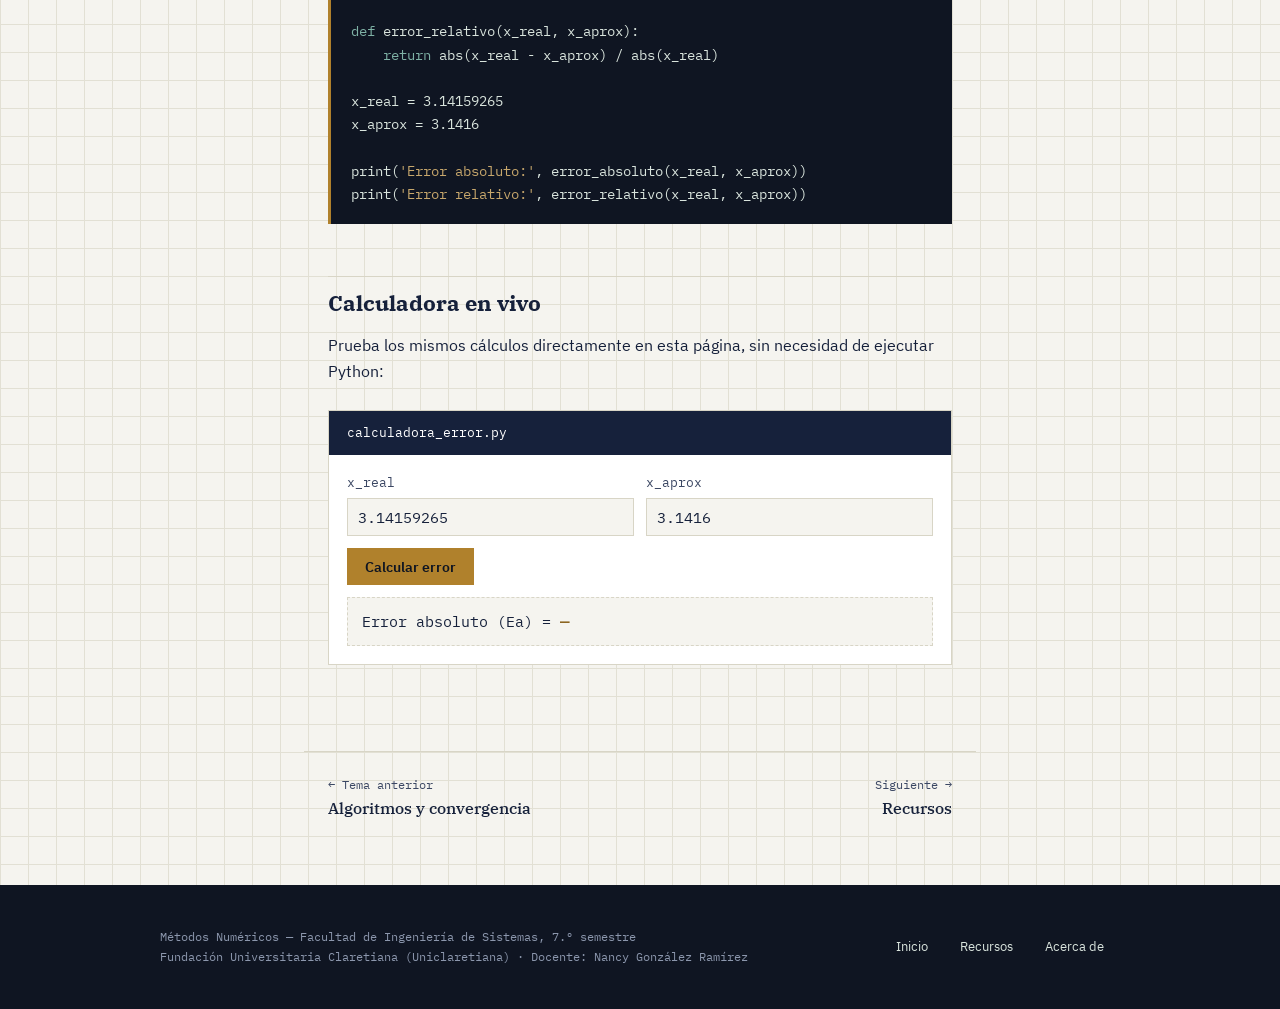
<file: python-metodos-numericos/index.html>
<!DOCTYPE html>
<html lang="es">
<head>
<meta charset="UTF-8">
<meta name="viewport" content="width=device-width, initial-scale=1.0">
<title>Introducción a Python para métodos numéricos · Métodos Numéricos</title>
<meta name="description" content="Bibliotecas científicas y una calculadora de error en vivo.">

<link rel="stylesheet" href="../assets/css/styles.css">
</head>
<body>
<header class="site-header">
  <div class="header-inner">
    <a class="brand" href="../index.html">
      <strong>Métodos Numéricos</strong>
      <span>Introducción y Teoría de errores</span>
    </a>
    <button class="nav-toggle" aria-expanded="false" aria-label="Abrir menú">Menú ≡</button>
    <nav class="main-nav">
      <a href="../introduccion/index.html" class=""><span class="num">01</span>Introducción</a>
      <a href="../representacion-numeros/index.html" class=""><span class="num">02</span>Representación</a>
      <a href="../aritmetica-punto-flotante/index.html" class=""><span class="num">03</span>Aritmética</a>
      <a href="../errores-redondeo/index.html" class=""><span class="num">04</span>Errores</a>
      <a href="../algoritmos-convergencia/index.html" class=""><span class="num">05</span>Algoritmos</a>
      <a href="../python-metodos-numericos/index.html" class="active"><span class="num">06</span>Python</a>
      <a href="../recursos/index.html" class="">Recursos</a>
      <a href="../acerca-de/index.html" class="">Acerca de</a>
    </nav>
  </div>
</header>

<div class="page-head">
  <p class="kicker">Tema 06 — Herramientas</p>
  <h1>Introducción a Python para métodos numéricos</h1>
  <p class="dek">Bibliotecas científicas y una calculadora de error en vivo.</p>
</div>

<nav class="toc" aria-label="Contenido de la página">
  <!-- <p class="toc-label">En esta página</p> --- IGNORE --->
  <ol>
        <li><a href="#bibliotecas">Bibliotecas fundamentales</a></li>
        <li><a href="#ejemplo1">Ejemplo: épsilon y error de redondeo</a></li>
        <li><a href="#ejemplo2">Ejemplo: error absoluto y relativo</a></li>
        <li><a href="#calculadora">Calculadora en vivo</a></li>
  </ol>
</nav>

<article class="content">
  
    <h2 id="bibliotecas">Bibliotecas fundamentales</h2>
    <p>Python se ha convertido en uno de los lenguajes más utilizados para implementar métodos numéricos, gracias a su sintaxis clara, su carácter de código abierto y sus bibliotecas especializadas en cálculo científico.</p>
    <table class="data">
      <thead><tr><th>Biblioteca</th><th>Uso principal</th></tr></thead>
      <tbody>
        <tr><td>NumPy</td><td>Manejo eficiente de arreglos y matrices, y funciones de álgebra lineal.</td></tr>
        <tr><td>SciPy</td><td>Implementaciones optimizadas de métodos numéricos (raíces, integración, EDO, optimización).</td></tr>
        <tr><td>Matplotlib</td><td>Generación de gráficos para visualizar funciones, errores y resultados.</td></tr>
        <tr><td>Pandas</td><td>Organización y análisis de datos tabulares, útil para resultados de iteraciones.</td></tr>
      </tbody>
    </table>

    <h2 id="ejemplo1">Ejemplo: épsilon y error de redondeo</h2>
    <p>Este fragmento ilustra el épsilon de la máquina y un caso típico de error de redondeo:</p>
    <pre class="code"><span class="k">import</span> numpy <span class="k">as</span> np

<span class="c"># Épsilon de la máquina en precisión doble</span>
eps = np.finfo(<span class="n">float</span>).eps
print(<span class="s">'Épsilon de la máquina:'</span>, eps)

<span class="c"># Ejemplo de error de redondeo</span>
a = <span class="n">0.1</span> + <span class="n">0.2</span>
print(<span class="s">'0.1 + 0.2 ='</span>, a)
print(<span class="s">'¿Es igual a 0.3? ->'</span>, a == <span class="n">0.3</span>)</pre>
    <p>La suma 0.1 + 0.2 no produce exactamente 0.3 debido a la representación binaria en punto flotante, tal como se explicó en el tema de aritmética de punto flotante.</p>

    <h2 id="ejemplo2">Ejemplo: error absoluto y relativo</h2>
    <pre class="code"><span class="k">def</span> error_absoluto(x_real, x_aprox):
    <span class="k">return</span> abs(x_real - x_aprox)

<span class="k">def</span> error_relativo(x_real, x_aprox):
    <span class="k">return</span> abs(x_real - x_aprox) / abs(x_real)

x_real = <span class="n">3.14159265</span>
x_aprox = <span class="n">3.1416</span>

print(<span class="s">'Error absoluto:'</span>, error_absoluto(x_real, x_aprox))
print(<span class="s">'Error relativo:'</span>, error_relativo(x_real, x_aprox))</pre>

    <h2 id="calculadora">Calculadora en vivo</h2>
    <p>Prueba los mismos cálculos directamente en esta página, sin necesidad de ejecutar Python:</p>
    <div class="calc">
      <div class="calc-head">calculadora_error.py</div>
      <div class="calc-body">
        <div class="calc-row">
          <div>
            <label for="calc-real">x_real</label>
            <input id="calc-real" type="number" step="any" value="3.14159265" inputmode="decimal">
          </div>
          <div>
            <label for="calc-aprox">x_aprox</label>
            <input id="calc-aprox" type="number" step="any" value="3.1416" inputmode="decimal">
          </div>
        </div>
        <button id="calc-btn" type="button">Calcular error</button>
        <div id="calc-result" class="calc-result" aria-live="polite">Error absoluto (Ea) = <span class="v">—</span></div>
      </div>
    </div>
</article>

<nav class="page-nav">
  <a href="../algoritmos-convergencia/index.html"><span class="dir">← Tema anterior</span><span class="ttl">Algoritmos y convergencia</span></a>
  <a class="next" href="../recursos/index.html"><span class="dir">Siguiente →</span><span class="ttl">Recursos</span></a>
</nav>

<footer class="site-footer">
  <div class="footer-inner">
    <p class="fmeta">Métodos Numéricos — Facultad de Ingeniería de Sistemas, 7.º semestre<br>Fundación Universitaria Claretiana (Uniclaretiana) · Docente: Nancy González Ramírez</p>
    <nav>
      <a href="../index.html">Inicio</a>
      <a href="../recursos/index.html">Recursos</a>
      <a href="../acerca-de/index.html">Acerca de</a>
    </nav>
  </div>
</footer>
<script src="../assets/js/main.js"></script>
</body>
</html>
</file>
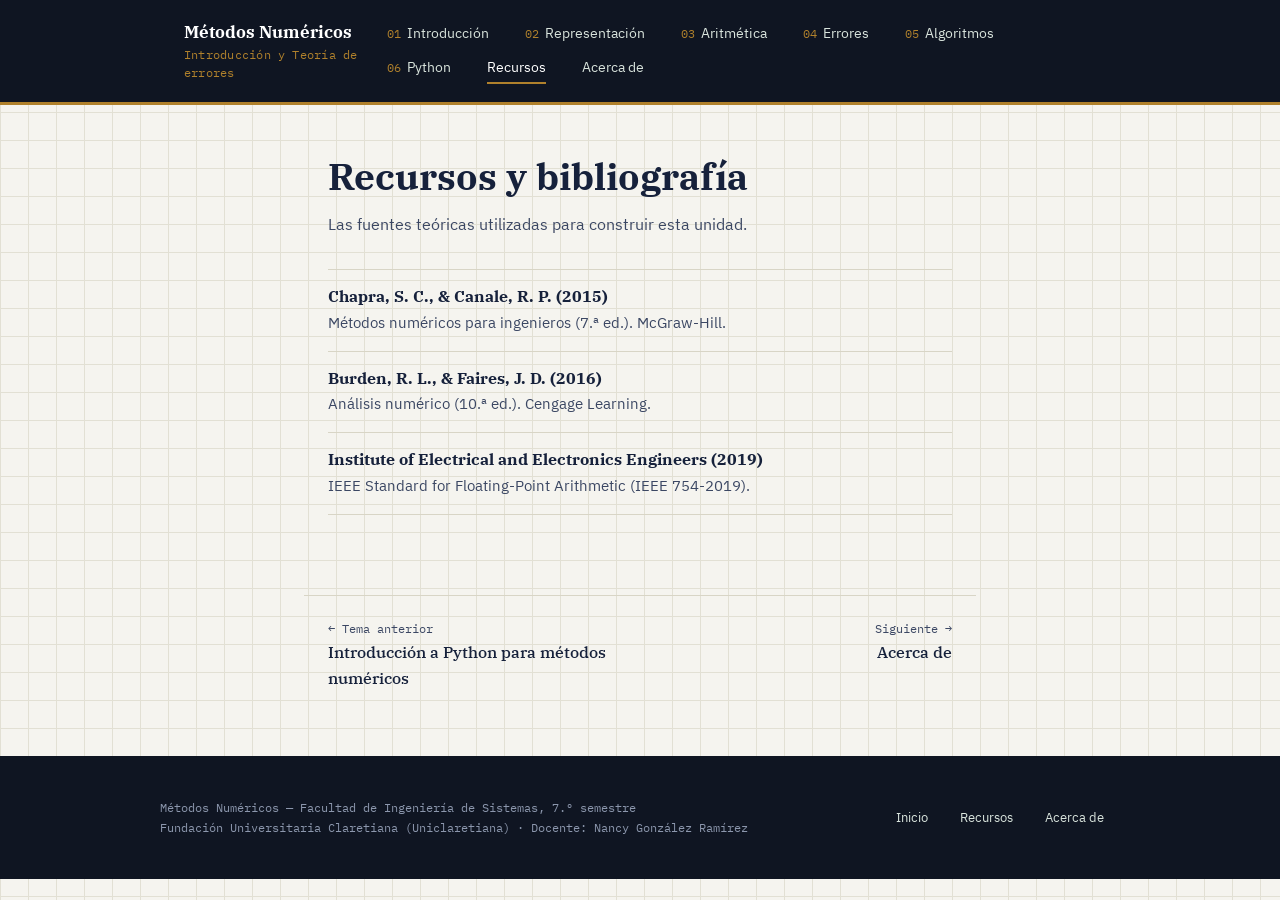
<file: recursos/index.html>
<!DOCTYPE html>
<html lang="es">
<head>
<meta charset="UTF-8">
<meta name="viewport" content="width=device-width, initial-scale=1.0">
<title>Recursos · Métodos Numéricos</title>
<meta name="description" content="Bibliografía y enlaces de consulta de la unidad Introducción y Teoría de errores.">

<link rel="stylesheet" href="../assets/css/styles.css">
</head>
<body>
<header class="site-header">
  <div class="header-inner">
    <a class="brand" href="../index.html">
      <strong>Métodos Numéricos</strong>
      <span>Introducción y Teoría de errores</span>
    </a>
    <button class="nav-toggle" aria-expanded="false" aria-label="Abrir menú">Menú ≡</button>
    <nav class="main-nav">
      <a href="../introduccion/index.html" class=""><span class="num">01</span>Introducción</a>
      <a href="../representacion-numeros/index.html" class=""><span class="num">02</span>Representación</a>
      <a href="../aritmetica-punto-flotante/index.html" class=""><span class="num">03</span>Aritmética</a>
      <a href="../errores-redondeo/index.html" class=""><span class="num">04</span>Errores</a>
      <a href="../algoritmos-convergencia/index.html" class=""><span class="num">05</span>Algoritmos</a>
      <a href="../python-metodos-numericos/index.html" class=""><span class="num">06</span>Python</a>
      <a href="../recursos/index.html" class="active">Recursos</a>
      <a href="../acerca-de/index.html" class="">Acerca de</a>
    </nav>
  </div>
</header>

<div class="page-head">
  <!-- <p class="kicker">Consulta</p> -- IGNORE --->
  <h1>Recursos y bibliografía</h1>
  <p class="dek">Las fuentes teóricas utilizadas para construir esta unidad.</p>
</div>

<div class="simple-list">
  <div class="entry">
    <h3>Chapra, S. C., &amp; Canale, R. P. (2015)</h3>
    <p>Métodos numéricos para ingenieros (7.ª ed.). McGraw-Hill.</p>
  </div>
  <div class="entry">
    <h3>Burden, R. L., &amp; Faires, J. D. (2016)</h3>
    <p>Análisis numérico (10.ª ed.). Cengage Learning.</p>
  </div>
  <div class="entry">
    <h3>Institute of Electrical and Electronics Engineers (2019)</h3>
    <p>IEEE Standard for Floating-Point Arithmetic (IEEE 754-2019).</p>
  </div>
</div>

<nav class="page-nav">
  <a href="../python-metodos-numericos/index.html"><span class="dir">← Tema anterior</span><span class="ttl">Introducción a Python para métodos numéricos</span></a>
  <a class="next" href="../acerca-de/index.html"><span class="dir">Siguiente →</span><span class="ttl">Acerca de</span></a>
</nav>

<footer class="site-footer">
  <div class="footer-inner">
    <p class="fmeta">Métodos Numéricos — Facultad de Ingeniería de Sistemas, 7.º semestre<br>Fundación Universitaria Claretiana (Uniclaretiana) · Docente: Nancy González Ramírez</p>
    <nav>
      <a href="../index.html">Inicio</a>
      <a href="../recursos/index.html">Recursos</a>
      <a href="../acerca-de/index.html">Acerca de</a>
    </nav>
  </div>
</footer>
<script src="../assets/js/main.js"></script>
</body>
</html>
</file>
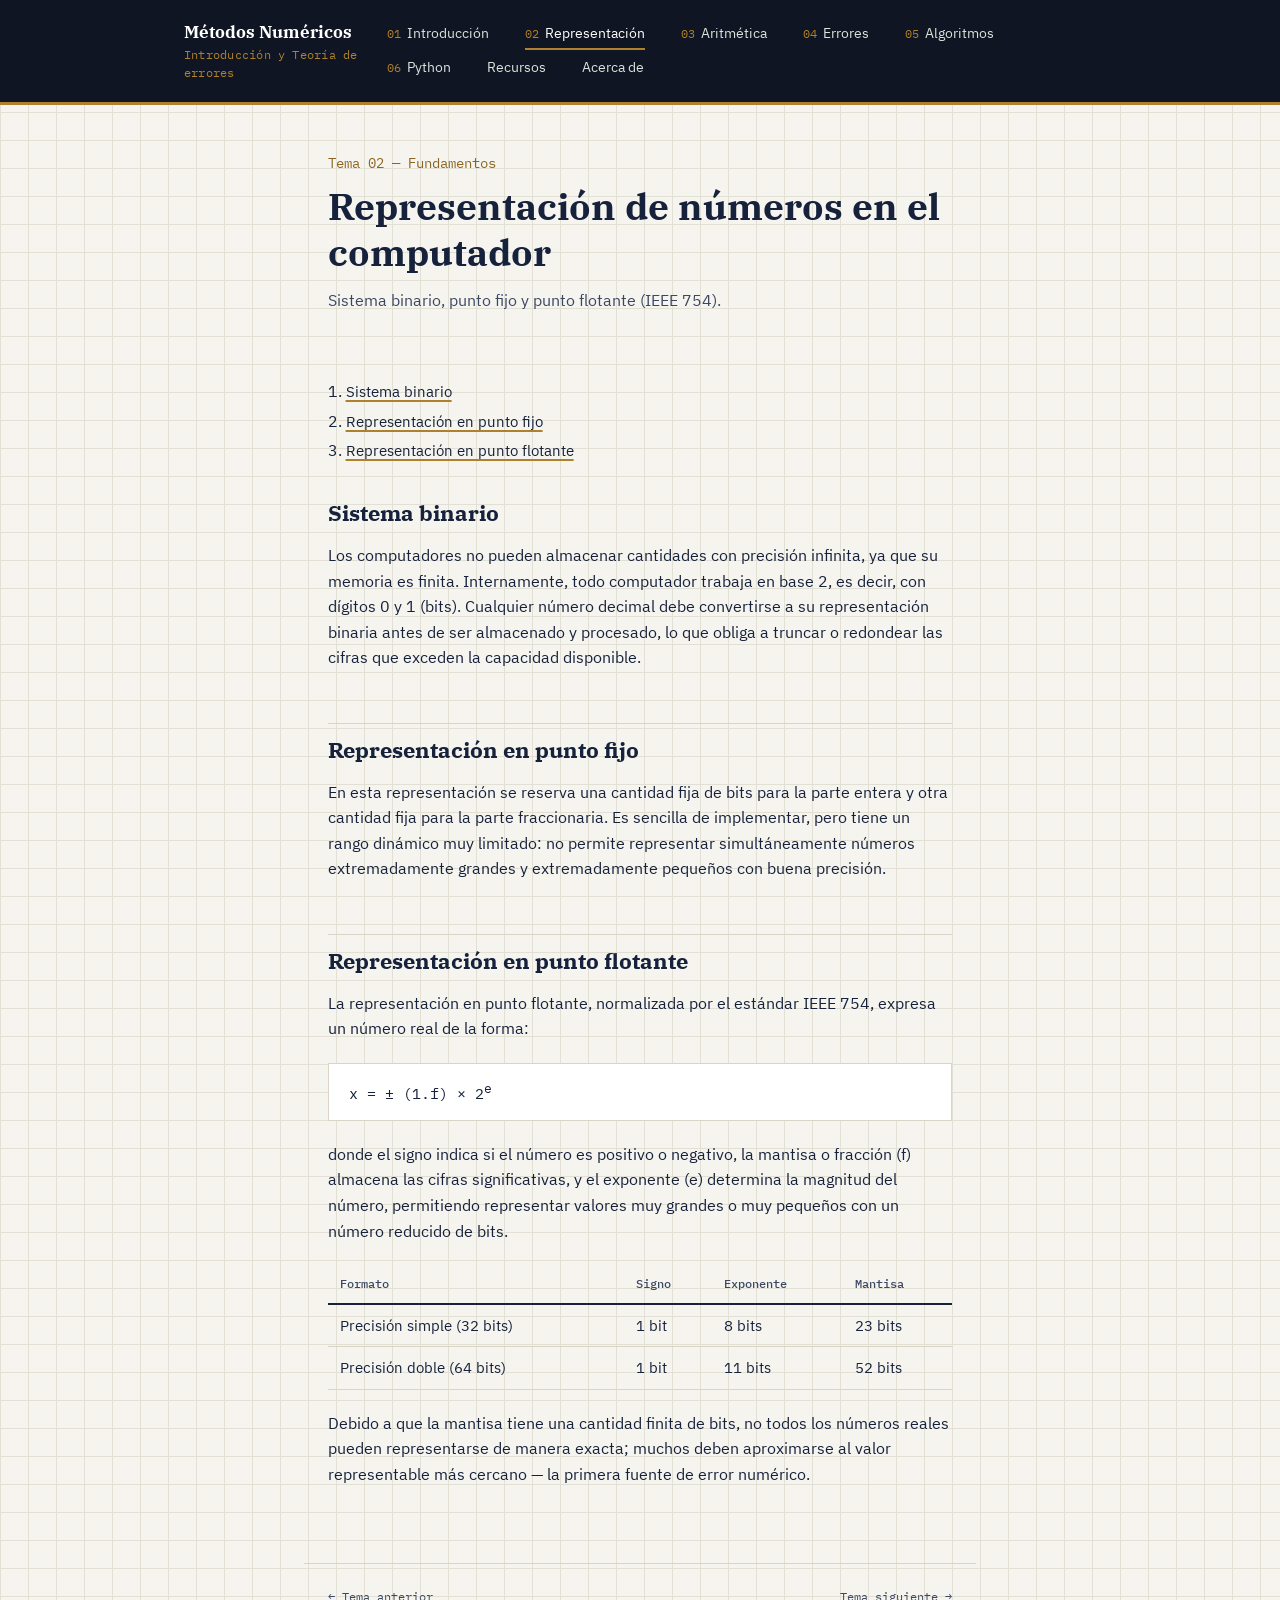
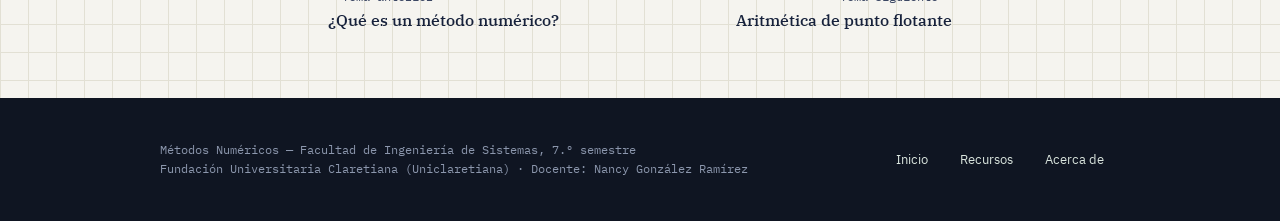
<file: representacion-numeros/index.html>
<!DOCTYPE html>
<html lang="es">
<head>
<meta charset="UTF-8">
<meta name="viewport" content="width=device-width, initial-scale=1.0">
<title>Representación de números en el computador · Métodos Numéricos</title>
<meta name="description" content="Sistema binario, punto fijo y punto flotante (IEEE 754).">

<link rel="stylesheet" href="../assets/css/styles.css">
</head>
<body>
<header class="site-header">
  <div class="header-inner">
    <a class="brand" href="../index.html">
      <strong>Métodos Numéricos</strong>
      <span>Introducción y Teoría de errores</span>
    </a>
    <button class="nav-toggle" aria-expanded="false" aria-label="Abrir menú">Menú ≡</button>
    <nav class="main-nav">
      <a href="../introduccion/index.html" class=""><span class="num">01</span>Introducción</a>
      <a href="../representacion-numeros/index.html" class="active"><span class="num">02</span>Representación</a>
      <a href="../aritmetica-punto-flotante/index.html" class=""><span class="num">03</span>Aritmética</a>
      <a href="../errores-redondeo/index.html" class=""><span class="num">04</span>Errores</a>
      <a href="../algoritmos-convergencia/index.html" class=""><span class="num">05</span>Algoritmos</a>
      <a href="../python-metodos-numericos/index.html" class=""><span class="num">06</span>Python</a>
      <a href="../recursos/index.html" class="">Recursos</a>
      <a href="../acerca-de/index.html" class="">Acerca de</a>
    </nav>
  </div>
</header>

<div class="page-head">
  <p class="kicker">Tema 02 — Fundamentos</p>
  <h1>Representación de números en el computador</h1>
  <p class="dek">Sistema binario, punto fijo y punto flotante (IEEE 754).</p>
</div>

<nav class="toc" aria-label="Contenido de la página">
  <ol>
        <li><a href="#binario">Sistema binario</a></li>
        <li><a href="#fijo">Representación en punto fijo</a></li>
        <li><a href="#flotante">Representación en punto flotante</a></li>
  </ol>
</nav>

<article class="content">
  
    <h2 id="binario">Sistema binario</h2>
    <p>Los computadores no pueden almacenar cantidades con precisión infinita, ya que su memoria es finita. Internamente, todo computador trabaja en base 2, es decir, con dígitos 0 y 1 (bits). Cualquier número decimal debe convertirse a su representación binaria antes de ser almacenado y procesado, lo que obliga a truncar o redondear las cifras que exceden la capacidad disponible.</p>

    <h2 id="fijo">Representación en punto fijo</h2>
    <p>En esta representación se reserva una cantidad fija de bits para la parte entera y otra cantidad fija para la parte fraccionaria. Es sencilla de implementar, pero tiene un rango dinámico muy limitado: no permite representar simultáneamente números extremadamente grandes y extremadamente pequeños con buena precisión.</p>

    <h2 id="flotante">Representación en punto flotante</h2>
    <p>La representación en punto flotante, normalizada por el estándar IEEE 754, expresa un número real de la forma:</p>
    <div class="formula-block">x = ± (1.f) × 2<sup>e</sup></div>
    <p>donde el signo indica si el número es positivo o negativo, la mantisa o fracción (f) almacena las cifras significativas, y el exponente (e) determina la magnitud del número, permitiendo representar valores muy grandes o muy pequeños con un número reducido de bits.</p>

    <table class="data">
      <thead><tr><th>Formato</th><th>Signo</th><th>Exponente</th><th>Mantisa</th></tr></thead>
      <tbody>
        <tr><td>Precisión simple (32 bits)</td><td>1 bit</td><td>8 bits</td><td>23 bits</td></tr>
        <tr><td>Precisión doble (64 bits)</td><td>1 bit</td><td>11 bits</td><td>52 bits</td></tr>
      </tbody>
    </table>

    <p>Debido a que la mantisa tiene una cantidad finita de bits, no todos los números reales pueden representarse de manera exacta; muchos deben aproximarse al valor representable más cercano — la primera fuente de error numérico.</p>
</article>

<nav class="page-nav">
  <a href="../introduccion/index.html"><span class="dir">← Tema anterior</span><span class="ttl">¿Qué es un método numérico?</span></a>
  <a class="next" href="../aritmetica-punto-flotante/index.html"><span class="dir">Tema siguiente →</span><span class="ttl">Aritmética de punto flotante</span></a>
</nav>

<footer class="site-footer">
  <div class="footer-inner">
    <p class="fmeta">Métodos Numéricos — Facultad de Ingeniería de Sistemas, 7.º semestre<br>Fundación Universitaria Claretiana (Uniclaretiana) · Docente: Nancy González Ramírez</p>
    <nav>
      <a href="../index.html">Inicio</a>
      <a href="../recursos/index.html">Recursos</a>
      <a href="../acerca-de/index.html">Acerca de</a>
    </nav>
  </div>
</footer>
<script src="../assets/js/main.js"></script>
</body>
</html>
</file>
<file: assets/css/styles.css>
/* =========================================================
   Métodos Numéricos — Introducción y Teoría de errores
   Identidad: cuaderno de cálculo científico.
   Serif técnica para titulares, sans para cuerpo, mono para
   código y datos — la trilogía IBM Plex, afín a un producto
   de cómputo científico. Fondo de "papel cuadriculado" sutil,
   acentos de latón (precisión de instrumento) y carmín
   (marca de corrección, ligado a "teoría de errores").
   ========================================================= */

@font-face {
  font-family: "IBM Plex Sans";
  src: url("../fonts/IBMPlexSans-Regular.woff2") format("woff2");
  font-weight: 400; font-style: normal; font-display: swap;
}
@font-face {
  font-family: "IBM Plex Sans";
  src: url("../fonts/IBMPlexSans-Medium.woff2") format("woff2");
  font-weight: 500; font-style: normal; font-display: swap;
}
@font-face {
  font-family: "IBM Plex Sans";
  src: url("../fonts/IBMPlexSans-SemiBold.woff2") format("woff2");
  font-weight: 600; font-style: normal; font-display: swap;
}
@font-face {
  font-family: "IBM Plex Serif";
  src: url("../fonts/IBMPlexSerif-Medium.woff2") format("woff2");
  font-weight: 500; font-style: normal; font-display: swap;
}
@font-face {
  font-family: "IBM Plex Serif";
  src: url("../fonts/IBMPlexSerif-SemiBold.woff2") format("woff2");
  font-weight: 600; font-style: normal; font-display: swap;
}
@font-face {
  font-family: "IBM Plex Serif";
  src: url("../fonts/IBMPlexSerif-Bold.woff2") format("woff2");
  font-weight: 700; font-style: normal; font-display: swap;
}
@font-face {
  font-family: "IBM Plex Mono";
  src: url("../fonts/IBMPlexMono-Regular.woff2") format("woff2");
  font-weight: 400; font-style: normal; font-display: swap;
}
@font-face {
  font-family: "IBM Plex Mono";
  src: url("../fonts/IBMPlexMono-Medium.woff2") format("woff2");
  font-weight: 500; font-style: normal; font-display: swap;
}

:root {
  --ink: #16213B;          /* azul tinta, casi negro pero claramente azul */
  --ink-soft: #3B4763;
  --paper: #F5F4EF;        /* papel claro, neutro-cálido */
  --paper-line: #E2E0D4;   /* líneas de la cuadrícula */
  --panel: #0F1522;        /* panel oscuro para código / hero */
  --panel-text: #D9E4DD;
  --brass: #B0812C;        /* acento de precisión / instrumento */
  --brass-deep: #8C6520;
  --crimson: #A83B32;      /* marca de corrección — teoría de errores */
  --line: #D8D5C6;
  --max: 42rem;
  --wide: 60rem;
}

* { box-sizing: border-box; }

html {
  scroll-behavior: smooth;
}

@media (prefers-reduced-motion: reduce) {
  html { scroll-behavior: auto; }
  * { animation-duration: 0.001ms !important; transition-duration: 0.001ms !important; }
}

body {
  margin: 0;
  background: var(--paper);
  background-image:
    linear-gradient(var(--paper-line) 1px, transparent 1px),
    linear-gradient(90deg, var(--paper-line) 1px, transparent 1px);
  background-size: 28px 28px;
  color: var(--ink);
  font-family: "IBM Plex Sans", -apple-system, sans-serif;
  font-size: 16px;
  line-height: 1.6;
  -webkit-font-smoothing: antialiased;
}

h1, h2, h3 {
  font-family: "IBM Plex Serif", Georgia, serif;
  color: var(--ink);
  line-height: 1.25;
  margin: 0;
}

code, pre, .mono {
  font-family: "IBM Plex Mono", "SFMono-Regular", Consolas, monospace;
}

a {
  color: var(--ink);
  text-decoration-color: var(--brass);
  text-decoration-thickness: 1.5px;
  text-underline-offset: 3px;
}
a:hover { color: var(--brass-deep); }

a:focus-visible, button:focus-visible {
  outline: 2px solid var(--brass-deep);
  outline-offset: 3px;
}

img { max-width: 100%; display: block; }

/* ---------- Encabezado / navegación ---------- */

.site-header {
  background: var(--panel);
  color: var(--panel-text);
  border-bottom: 3px solid var(--brass);
}

.header-inner {
  max-width: var(--wide);
  margin: 0 auto;
  padding: 18px 24px;
  display: flex;
  align-items: center;
  justify-content: space-between;
  gap: 24px;
}

.brand {
  display: flex;
  flex-direction: column;
  color: var(--panel-text);
  text-decoration: none;
}
.brand:hover { color: #fff; }
.brand strong {
  font-family: "IBM Plex Serif", serif;
  font-size: 1.05rem;
  color: #fff;
}
.brand span {
  font-family: "IBM Plex Mono", monospace;
  font-size: 0.72rem;
  color: var(--brass);
  letter-spacing: 0.02em;
}

nav.main-nav {
  display: flex;
  flex-wrap: wrap;
  gap: 2px 18px;
}
nav.main-nav a {
  color: var(--panel-text);
  text-decoration: none;
  font-size: 0.86rem;
  padding: 4px 0;
  margin-right: 18px;
  border-bottom: 2px solid transparent;
}
nav.main-nav a .num {
  font-family: "IBM Plex Mono", monospace;
  color: var(--brass);
  margin-right: 6px;
  font-size: 0.78rem;
}
nav.main-nav a:hover { color: #fff; }
nav.main-nav a.active {
  color: #fff;
  border-bottom-color: var(--brass);
}

.nav-toggle {
  display: none;
  background: none;
  border: 1px solid var(--brass);
  color: var(--panel-text);
  padding: 6px 10px;
  font-family: "IBM Plex Mono", monospace;
  font-size: 0.8rem;
}

/* ---------- Hero (solo Inicio) ---------- */

.hero {
  background: var(--panel);
  color: var(--panel-text);
  background-image:
    linear-gradient(rgba(176,129,44,0.08) 1px, transparent 1px),
    linear-gradient(90deg, rgba(176,129,44,0.08) 1px, transparent 1px);
  background-size: 34px 34px;
  padding: 72px 24px 64px;
}
.hero-inner {
  max-width: var(--wide);
  margin: 0 auto;
}
.hero .eyebrow {
  font-family: "IBM Plex Mono", monospace;
  color: var(--brass);
  font-size: 0.82rem;
  margin: 0 0 14px;
}
.hero h1 {
  font-size: clamp(2.1rem, 4.5vw, 3.1rem);
  color: #fff;
  max-width: 18ch;
  animation: rise 0.7s ease-out both;
}
.hero p.lead {
  max-width: 46ch;
  font-size: 1.08rem;
  color: var(--panel-text);
  margin-top: 18px;
}
.hero .formula {
  margin-top: 34px;
  display: inline-block;
  font-family: "IBM Plex Mono", monospace;
  font-size: 1rem;
  color: var(--panel-text);
  border: 1px solid rgba(217,228,221,0.28);
  border-left: 3px solid var(--brass);
  padding: 12px 18px;
  background: rgba(255,255,255,0.03);
}

@keyframes rise {
  from { opacity: 0; transform: translateY(10px); }
  to { opacity: 1; transform: translateY(0); }
}

/* ---------- Índice de temas (Inicio) ---------- */

.topic-index {
  max-width: var(--wide);
  margin: 0 auto;
  padding: 56px 24px 72px;
}
.topic-index h2 {
  font-size: 1.5rem;
  margin-bottom: 6px;
}
.topic-index .section-note {
  color: var(--ink-soft);
  max-width: 60ch;
  margin: 0 0 28px;
}
.topic-row {
  display: grid;
  grid-template-columns: 3.2rem 1fr auto;
  align-items: baseline;
  gap: 18px;
  padding: 20px 4px;
  border-top: 1px solid var(--line);
  text-decoration: none;
  color: var(--ink);
}
.topic-row:last-child { border-bottom: 1px solid var(--line); }
.topic-row .idx {
  font-family: "IBM Plex Mono", monospace;
  color: var(--brass-deep);
  font-size: 1rem;
}
.topic-row .t-title {
  font-family: "IBM Plex Serif", serif;
  font-size: 1.18rem;
}
.topic-row .t-desc {
  display: block;
  font-family: "IBM Plex Sans", sans-serif;
  font-size: 0.92rem;
  color: var(--ink-soft);
  margin-top: 4px;
}
.topic-row .go {
  font-family: "IBM Plex Mono", monospace;
  font-size: 0.82rem;
  color: var(--ink-soft);
  white-space: nowrap;
}
.topic-row:hover { background: rgba(176,129,44,0.06); }
.topic-row:hover .t-title { color: var(--brass-deep); }

.mini-links {
  display: flex;
  gap: 28px;
  margin-top: 8px;
  flex-wrap: wrap;
}
.mini-links a {
  font-size: 0.88rem;
  color: var(--ink-soft);
  margin-right: 28px;
}

/* ---------- Contenido de página de tema ---------- */

.page-head {
  max-width: var(--max);
  margin: 0 auto;
  padding: 48px 24px 8px;
}
.page-head .kicker {
  font-family: "IBM Plex Mono", monospace;
  color: var(--brass-deep);
  font-size: 0.85rem;
  margin: 0 0 8px;
}
.page-head h1 {
  font-size: clamp(1.7rem, 3.4vw, 2.3rem);
}
.page-head .dek {
  color: var(--ink-soft);
  margin-top: 12px;
  font-size: 1.02rem;
  max-width: 58ch;
}

.toc {
  max-width: var(--max);
  margin: 26px auto 0;
  padding: 16px 24px;
}
.toc-label {
  font-family: "IBM Plex Mono", monospace;
  font-size: 0.78rem;
  color: var(--ink-soft);
  margin: 0 0 8px;
}
.toc ol {
  margin: 0;
  padding-left: 1.1em;
  display: grid;
  gap: 4px;
}
.toc a { font-size: 0.94rem; }

article.content {
  max-width: var(--max);
  margin: 0 auto;
  padding: 20px 24px 20px;
}
article.content h2 {
  font-size: 1.35rem;
  margin-top: 2.4em;
  padding-top: 0.6em;
  border-top: 1px solid var(--line);
}
article.content h2:first-child { margin-top: 0; border-top: none; padding-top: 0; }
article.content p {
  margin: 1em 0;
  color: var(--ink);
}
article.content ul, article.content ol.decimal {
  margin: 1em 0;
  padding-left: 1.3em;
}
article.content li { margin: 0.4em 0; }

.callout {
  margin: 1.6em 0;
  padding: 16px 20px;
  background: #EFEADA;
  border-left: 3px solid var(--brass);
}
.callout.error { border-left-color: var(--crimson); background: #F1E4E1; }
.callout p.label {
  font-family: "IBM Plex Serif", serif;
  font-style: italic;
  font-weight: 600;
  margin: 0 0 6px;
  color: var(--brass-deep);
}
.callout.error p.label { color: var(--crimson); }
.callout p:last-child { margin-bottom: 0; }

pre.code {
  margin: 1.4em 0;
  background: var(--panel);
  color: var(--panel-text);
  padding: 18px 20px;
  overflow-x: auto;
  border-left: 3px solid var(--brass);
  font-size: 0.88rem;
  line-height: 1.65;
}
pre.code .c { color: #7C8B9A; }         /* comentario */
pre.code .s { color: #C7A76C; }         /* string */
pre.code .k { color: #7FB2A6; }         /* keyword */
pre.code .n { color: #D9E4DD; }

.formula-block {
  margin: 1.4em 0;
  padding: 14px 20px;
  background: #fff;
  border: 1px solid var(--line);
  font-family: "IBM Plex Mono", monospace;
  font-size: 0.95rem;
}

table.data {
  width: 100%;
  border-collapse: collapse;
  margin: 1.4em 0;
  font-size: 0.92rem;
}
table.data th, table.data td {
  text-align: left;
  padding: 9px 12px;
  border-bottom: 1px solid var(--line);
}
table.data th {
  font-family: "IBM Plex Mono", monospace;
  font-weight: 500;
  font-size: 0.78rem;
  color: var(--ink-soft);
  border-bottom: 2px solid var(--ink);
}

/* ---------- Calculadora interactiva (Python) ---------- */

.calc {
  margin: 1.6em 0;
  border: 1px solid var(--line);
  background: #fff;
}
.calc-head {
  padding: 12px 18px;
  background: var(--ink);
  color: #fff;
  font-family: "IBM Plex Mono", monospace;
  font-size: 0.8rem;
}
.calc-body {
  padding: 18px;
  display: grid;
  gap: 12px;
}
.calc-row {
  display: grid;
  grid-template-columns: 1fr 1fr;
  gap: 12px;
}
.calc label {
  display: block;
  font-size: 0.8rem;
  color: var(--ink-soft);
  margin-bottom: 4px;
  font-family: "IBM Plex Mono", monospace;
}
.calc input {
  width: 100%;
  padding: 8px 10px;
  border: 1px solid var(--line);
  background: var(--paper);
  font-family: "IBM Plex Mono", monospace;
  font-size: 0.95rem;
  color: var(--ink);
}
.calc input:focus-visible { outline: 2px solid var(--brass-deep); }
.calc button {
  justify-self: start;
  padding: 9px 18px;
  background: var(--brass);
  border: none;
  color: var(--panel);
  font-family: "IBM Plex Sans", sans-serif;
  font-weight: 600;
  font-size: 0.9rem;
  cursor: pointer;
}
.calc button:hover { background: var(--brass-deep); color: #fff; }
.calc-result {
  font-family: "IBM Plex Mono", monospace;
  font-size: 0.92rem;
  padding: 12px 14px;
  background: var(--paper);
  border: 1px dashed var(--line);
  min-height: 1.4em;
}
.calc-result .v { color: var(--brass-deep); font-weight: 600; }

/* ---------- Navegación entre temas ---------- */

.page-nav {
  max-width: var(--max);
  margin: 40px auto 0;
  padding: 24px 24px 0;
  border-top: 1px solid var(--line);
  display: flex;
  justify-content: space-between;
  gap: 16px;
}
.page-nav a {
  text-decoration: none;
  max-width: 46%;
}
.page-nav .dir {
  display: block;
  font-family: "IBM Plex Mono", monospace;
  font-size: 0.74rem;
  color: var(--ink-soft);
}
.page-nav .ttl {
  font-family: "IBM Plex Serif", serif;
  font-size: 1.02rem;
}
.page-nav .next { text-align: right; }

/* ---------- Listas simples (Recursos) ---------- */

.simple-list {
  max-width: var(--max);
  margin: 0 auto;
  padding: 8px 24px 40px;
}
.simple-list .entry {
  padding: 16px 0;
  border-top: 1px solid var(--line);
}
.simple-list .entry:last-child { border-bottom: 1px solid var(--line); }
.simple-list .entry h3 {
  font-size: 1.02rem;
  margin-bottom: 4px;
}
.simple-list .entry p { margin: 0; color: var(--ink-soft); font-size: 0.94rem; }

.info-grid {
  max-width: var(--max);
  margin: 0 auto;
  padding: 8px 24px 48px;
  display: grid;
  gap: 22px;
}
.info-grid .row {
  display: grid;
  grid-template-columns: 11rem 1fr;
  gap: 16px;
  padding: 14px 0;
  border-top: 1px solid var(--line);
}
.info-grid .row:last-child { border-bottom: 1px solid var(--line); }
.info-grid dt {
  font-family: "IBM Plex Mono", monospace;
  font-size: 0.8rem;
  color: var(--ink-soft);
}
.info-grid dd { margin: 0; }

/* ---------- Pie de página ---------- */

footer.site-footer {
  background: var(--panel);
  color: var(--panel-text);
  margin-top: 64px;
  padding: 30px 24px;
}
.footer-inner {
  max-width: var(--wide);
  margin: 0 auto;
  display: flex;
  justify-content: space-between;
  flex-wrap: wrap;
  gap: 16px;
  align-items: center;
}
.footer-inner .fmeta {
  font-family: "IBM Plex Mono", monospace;
  font-size: 0.76rem;
  color: #8C97AD;
}
.footer-inner nav {
  display: flex;
  gap: 16px;
  flex-wrap: wrap;
}
.footer-inner nav a {
  color: var(--panel-text);
  font-size: 0.84rem;
  text-decoration: none;
  margin-right: 16px;
}
.footer-inner nav a:hover { color: var(--brass); }

/* ---------- Responsive ---------- */

@media (max-width: 760px) {
  .header-inner { flex-wrap: wrap; }
  nav.main-nav {
    display: none;
    width: 100%;
    flex-direction: column;
    gap: 10px;
    padding-top: 14px;
    border-top: 1px solid rgba(217,228,221,0.2);
  }
  nav.main-nav.open { display: flex; }
  .nav-toggle { display: block; }
  .topic-row { grid-template-columns: 2.2rem 1fr; }
  .topic-row .go { display: none; }
  .calc-row { grid-template-columns: 1fr; }
  .info-grid .row { grid-template-columns: 1fr; gap: 4px; }
  .page-nav { flex-direction: column; }
  .page-nav a { max-width: 100%; }
  .page-nav .next { text-align: left; }
}
</file>
